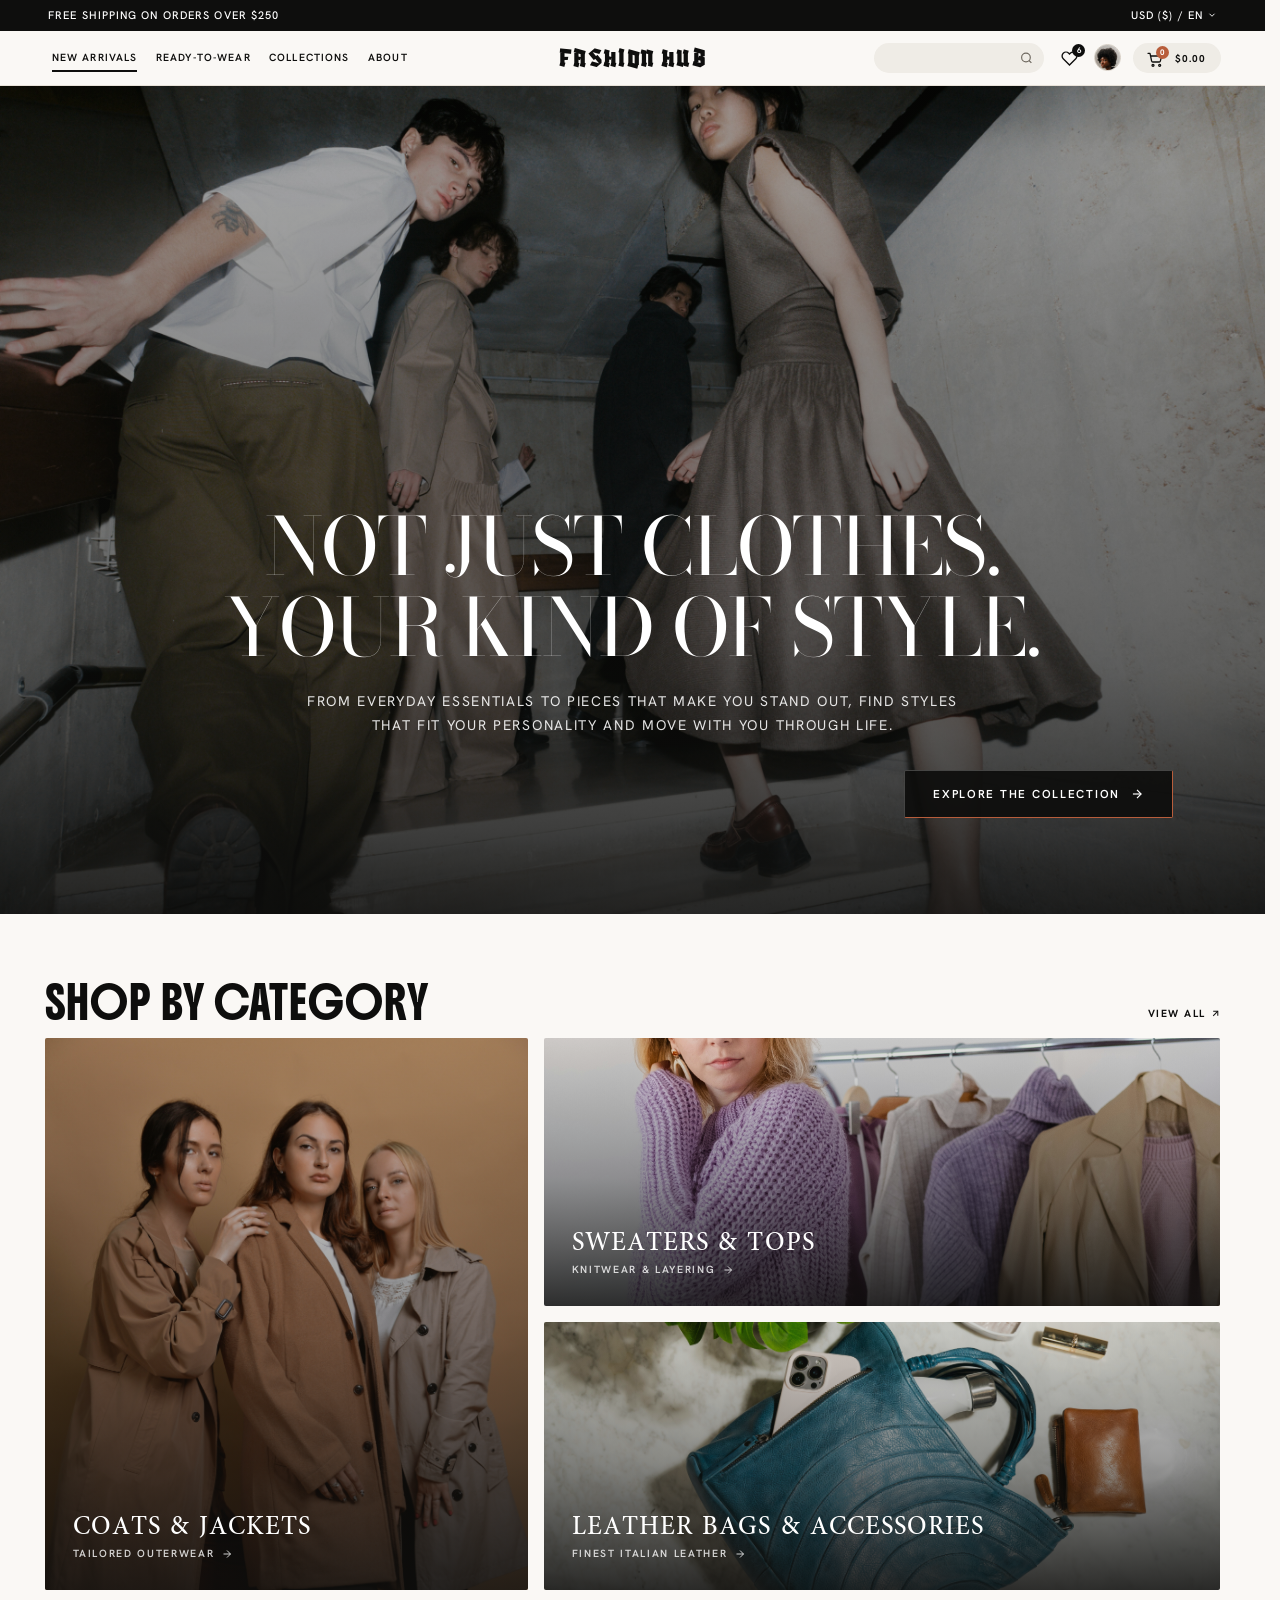
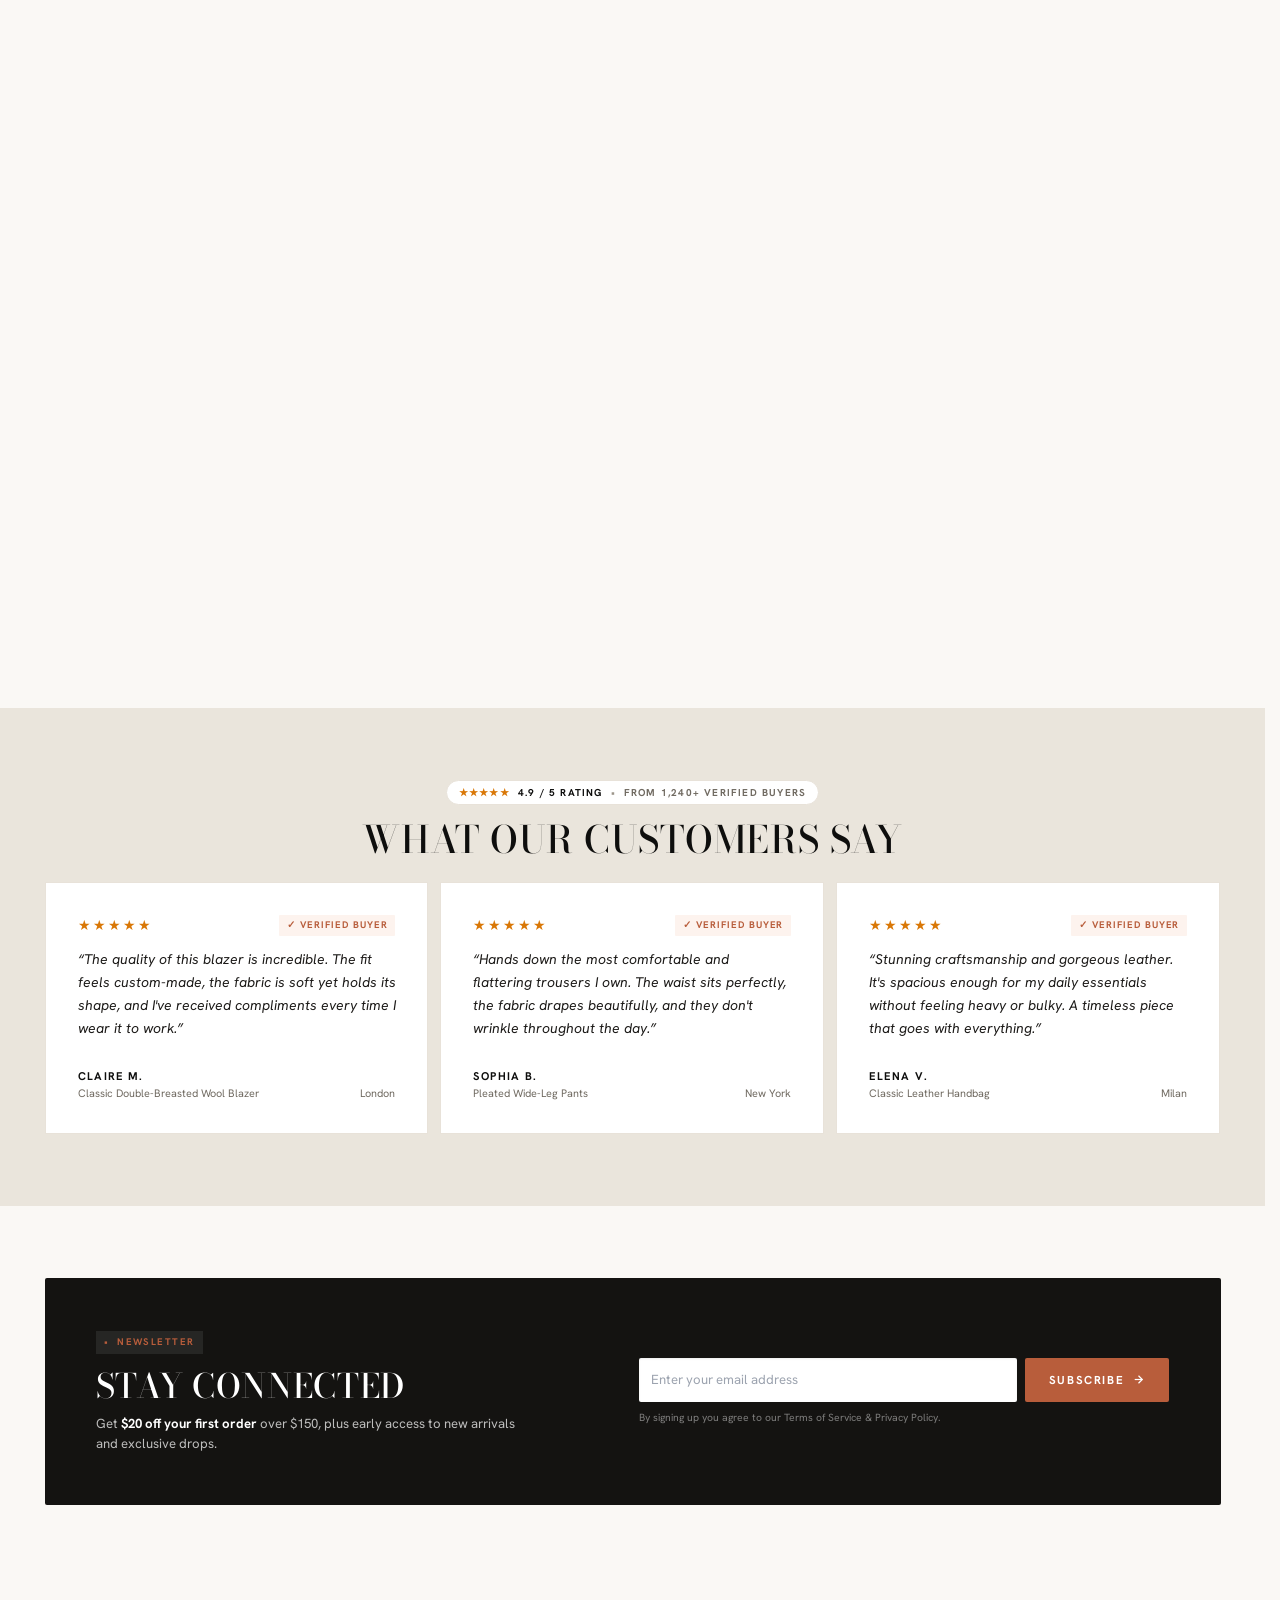
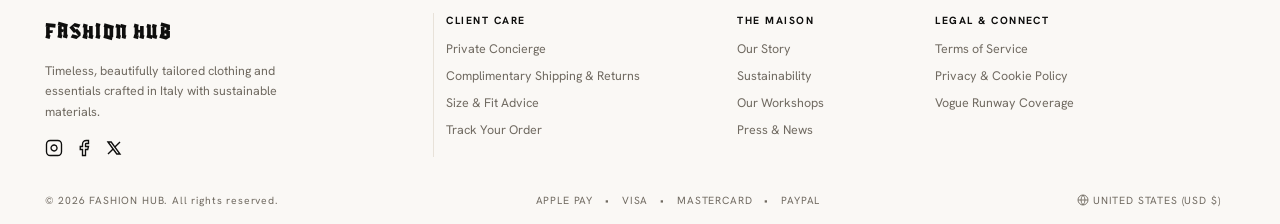
<file: index.html>
<!doctype html>
<html lang="en">
<head>
  <meta charset="utf-8">
  <meta name="viewport" content="width=device-width, initial-scale=1">
  <title>FASHION HUB — Minimalist Luxury Fashion</title>

  <!-- Local Stylesheets (No CDN) -->
  <link rel="stylesheet" href="./css/bootstrap.min.css">
  <link rel="stylesheet" href="./css/tailwind.min.css">
  <link rel="stylesheet" href="./css/style.css">

  <!-- Local Scripts (No CDN) -->
  <script src="./js/alpine.min.js" defer></script>
  <script type="module" src="./js/bootstrap.bundle.min.js"></script>
  <script src="./js/main.js" defer></script>
</head>
<body x-data="{ searchQuery: '', newsletterEmail: '', newsletterSubscribed: false }">

  <!-- Top Announcement Bar -->
  <div class="top-announcement">
    <div class="fashion-container d-flex justify-content-between align-items-center">
      <span>FREE SHIPPING ON ORDERS OVER $250</span>
      <span class="d-flex align-items-center gap-1" style="cursor: pointer;">
        USD ($) / EN
        <svg width="10" height="10" viewBox="0 0 24 24" fill="none" stroke="currentColor" stroke-width="2.2"><polyline points="6 9 12 15 18 9"/></svg>
      </span>
    </div>
  </div>

  <!-- Sticky Navigation Header -->
  <header id="siteHeader" class="site-header">
    <div class="fashion-container header-grid py-3">
      <!-- Left Nav Links -->
      <div class="d-flex align-items-center">
        <nav class="d-none lg:d-flex align-items-center gap-1">
          <a href="#featured-showcase" class="nav-link-custom active">NEW ARRIVALS</a>
          <a href="./product.html" class="nav-link-custom">READY-TO-WEAR</a>
          <a href="#shop-by-category" class="nav-link-custom">COLLECTIONS</a>
          <a href="#testimonials" class="nav-link-custom">ABOUT</a>
        </nav>

        <!-- Mobile Menu Button -->
        <button class="d-flex lg:d-none btn btn-sm p-1 border-0 bg-transparent" type="button" data-bs-toggle="drawer" data-bs-target="#mobileNavDrawer" aria-label="Menu">
          <svg width="22" height="22" viewBox="0 0 24 24" fill="none" stroke="currentColor" stroke-width="2"><line x1="3" y1="6" x2="21" y2="6"/><line x1="3" y1="12" x2="21" y2="12"/><line x1="3" y1="18" x2="21" y2="18"/></svg>
        </button>
      </div>

      <!-- Center Brand Logo (Mathematically Centered) -->
      <a href="./index.html" class="font-logo text-decoration-none text-center" style="font-size: clamp(1.35rem, 2.2vw, 1.75rem); color: var(--color-noir); line-height: 1;">
        FASHION HUB
      </a>

      <!-- Right Actions -->
      <div class="d-flex align-items-center justify-content-end gap-3">
        <div class="position-relative d-none md:d-block">
          <input type="text" x-model="searchQuery" class="header-search-box" placeholder="" aria-label="Search">
          <svg class="position-absolute" style="right: 11px; top: 50%; transform: translateY(-50%); color: var(--color-muted); pointer-events: none;" width="13" height="13" viewBox="0 0 24 24" fill="none" stroke="currentColor" stroke-width="2.2"><circle cx="11" cy="11" r="8"/><line x1="21" y1="21" x2="16.65" y2="16.65"/></svg>
        </div>

        <a href="./dashboard.html#saved-items" class="text-decoration-none position-relative d-inline-flex align-items-center justify-content-center" style="width: 26px; height: 26px; color: var(--color-noir);" title="Favorites">
          <svg style="transform: translateY(1px);" width="17" height="17" viewBox="0 0 24 24" fill="none" stroke="currentColor" stroke-width="1.9"><path d="M20.84 4.61a5.5 5.5 0 0 0-7.78 0L12 5.67l-1.06-1.06a5.5 5.5 0 0 0-7.78 7.78l1.06 1.06L12 21.23l7.78-7.78 1.06-1.06a5.5 5.5 0 0 0 0-7.78z"/></svg>
          <span class="wishlist-badge position-absolute align-items-center justify-content-center rounded-circle" style="top: -1px; right: -3px; width: 13px; height: 13px; background-color: var(--color-noir); color: #FFFFFF; font-size: 0.5rem; font-weight: 700; display: inline-flex; line-height: 1;">6</span>
        </a>

        <a href="./dashboard.html" class="d-inline-block rounded-circle overflow-hidden flex-shrink-0" style="width: 27px; height: 27px; border: 1px solid var(--color-border-dark);" title="Profile Dashboard">
          <img src="./assets/Dashboard images/good-faces-xmSWVeGEnJw-unsplash.jpg" alt="Profile" class="w-100 h-100 object-cover" style="object-position: center 20%;">
        </a>

        <a href="./product.html" class="header-cart-pill" title="View Bag &amp; Balance">
          <span class="cart-icon-wrap">
            <svg class="cart-icon-svg" width="16" height="16" viewBox="0 0 24 24" fill="none" stroke="currentColor" stroke-width="1.9" stroke-linecap="round" stroke-linejoin="round"><circle cx="9" cy="20" r="1.5"/><circle cx="19" cy="20" r="1.5"/><path d="M1.5 2h3l2.4 11.5a1.8 1.8 0 0 0 1.8 1.5h9.5a1.8 1.8 0 0 0 1.8-1.4L22 6H5.2"/></svg>
            <span class="cart-badge position-absolute align-items-center justify-content-center rounded-circle" style="top: -2px; right: -4px; width: 13px; height: 13px; background-color: var(--color-terracotta); color: #FFFFFF; font-size: 0.5rem; font-weight: 700; display: inline-flex; line-height: 1;">0</span>
          </span>
          <span class="cart-label-text cart-total-display">$0.00</span>
        </a>
      </div>
    </div>
  </header>

  <!-- Mobile Drawer (Bootstrap 6) -->
  <div class="drawer drawer-start" tabindex="-1" id="mobileNavDrawer" aria-labelledby="mobileNavLabel">
    <div class="drawer-header border-bottom">
      <h5 class="drawer-title font-logo mb-0" id="mobileNavLabel">FASHION HUB</h5>
      <button type="button" class="btn-close" data-bs-dismiss="drawer" aria-label="Close"></button>
    </div>
    <div class="drawer-body d-flex flex-column gap-3 pt-4">
      <a href="#featured-showcase" class="nav-link-custom" data-bs-dismiss="drawer">NEW ARRIVALS</a>
      <a href="./product.html" class="nav-link-custom">READY-TO-WEAR</a>
      <a href="#shop-by-category" class="nav-link-custom" data-bs-dismiss="drawer">COLLECTIONS</a>
      <a href="#testimonials" class="nav-link-custom" data-bs-dismiss="drawer">ABOUT</a>
      <hr>
      <a href="./signin.html" class="nav-link-custom">SIGN IN</a>
      <a href="./create-account.html" class="nav-link-custom">CREATE ACCOUNT</a>
      <a href="./dashboard.html" class="nav-link-custom">PROFILE DASHBOARD</a>
    </div>
  </div>

  <!-- Hero Section -->
  <section class="hero-wrapper" style="padding-bottom: 4.5rem;">
    <img src="./assets/Landing page images/Hero section img.jpg" alt="Editorial Fashion Campaign" class="hero-bg-img">
    <div class="hero-overlay"></div>
    <div class="fashion-container w-100">
      <div class="hero-content">
        <h1 class="hero-title">
          NOT JUST CLOTHES.<br>
          YOUR KIND OF STYLE.
        </h1>
        <div class="hero-sub-block">
          <p class="hero-subtitle">
            FROM EVERYDAY ESSENTIALS TO PIECES THAT MAKE YOU STAND OUT, FIND STYLES THAT FIT YOUR PERSONALITY AND MOVE WITH YOU THROUGH LIFE.
          </p>
          <div class="hero-cta-row">
            <a href="#featured-showcase" class="btn-hero text-decoration-none">
              EXPLORE THE COLLECTION
              <svg width="14" height="14" viewBox="0 0 24 24" fill="none" stroke="currentColor" stroke-width="2"><line x1="5" y1="12" x2="19" y2="12"/><polyline points="12 5 19 12 12 19"/></svg>
            </a>
          </div>
        </div>
      </div>
    </div>
  </section>

  <!-- Shop by Category -->
  <section id="shop-by-category" class="py-5 reveal-trigger" style="padding-top: 4.5rem !important; padding-bottom: 3.5rem !important;">
    <div class="fashion-container">
      <div class="d-flex justify-content-between align-items-end mb-4">
        <h2 class="font-display mb-0" style="font-size: clamp(1.35rem, 2.4vw, 1.85rem); color: var(--color-noir);">SHOP BY CATEGORY</h2>
        <a href="#featured-showcase" class="text-decoration-none d-inline-flex align-items-center gap-1" style="font-size: 0.65rem; font-weight: 700; letter-spacing: 0.14em; color: var(--color-noir); text-transform: uppercase;">
          VIEW ALL
          <svg width="11" height="11" viewBox="0 0 24 24" fill="none" stroke="currentColor" stroke-width="2.2"><line x1="7" y1="17" x2="17" y2="7"/><polyline points="7 7 17 7 17 17"/></svg>
        </a>
      </div>

      <div class="category-bento-grid">
        <!-- Left Tall Card: Coats & Jackets -->
        <a href="./product.html" class="category-card category-bento-tall text-decoration-none">
          <img src="./assets/Landing page images/julee-juu-vqZ-1ya53xk-unsplash.jpg" alt="Coats and Jackets" style="object-position: center 20%;">
          <div class="category-card-overlay">
            <div class="category-card-title">COATS &amp; JACKETS</div>
            <span class="category-card-link">
              TAILORED OUTERWEAR
              <svg width="12" height="12" viewBox="0 0 24 24" fill="none" stroke="currentColor" stroke-width="2"><line x1="5" y1="12" x2="19" y2="12"/><polyline points="12 5 19 12 12 19"/></svg>
            </span>
          </div>
        </a>

        <!-- Top Right Card: Sweaters & Tops -->
        <a href="#featured-showcase" class="category-card category-bento-wide text-decoration-none">
          <img src="./assets/Landing page images/ihor-rapita-qGhM1O34emU-unsplash.jpg" alt="Sweaters and Tops" style="object-position: center 45%;">
          <div class="category-card-overlay">
            <div class="category-card-title">SWEATERS &amp; TOPS</div>
            <span class="category-card-link">
              KNITWEAR &amp; LAYERING
              <svg width="12" height="12" viewBox="0 0 24 24" fill="none" stroke="currentColor" stroke-width="2"><line x1="5" y1="12" x2="19" y2="12"/><polyline points="12 5 19 12 12 19"/></svg>
            </span>
          </div>
        </a>

        <!-- Bottom Right Card: Leather Bags & Accessories -->
        <a href="#featured-showcase" class="category-card category-bento-wide text-decoration-none">
          <img src="./assets/Landing page images/latico-leathers-FQsX5RW7084-unsplash.jpg" alt="Leather Bags and Accessories" style="object-position: center 48%;">
          <div class="category-card-overlay">
            <div class="category-card-title">LEATHER BAGS &amp; ACCESSORIES</div>
            <span class="category-card-link">
              FINEST ITALIAN LEATHER
              <svg width="12" height="12" viewBox="0 0 24 24" fill="none" stroke="currentColor" stroke-width="2"><line x1="5" y1="12" x2="19" y2="12"/><polyline points="12 5 19 12 12 19"/></svg>
            </span>
          </div>
        </a>
      </div>
    </div>
  </section>

  <!-- FUTURED SHOWCASE -->
  <section id="featured-showcase" class="py-5 reveal-trigger" style="padding-bottom: 4.5rem !important;">
    <div class="fashion-container">
      <div class="mb-4">
        <h2 class="font-display mb-0" style="font-size: clamp(1.35rem, 2.4vw, 1.85rem); color: var(--color-noir);">FUTURED SHOWCASE</h2>
      </div>

      <div class="row g-3">
        <!-- Card 1: Classic Double-Breasted Blazer -->
        <div class="col-12 sm:col-6 lg:col-3">
          <article class="showcase-card h-100" data-title="Classic Double-Breasted Blazer" data-price="480">
            <div class="showcase-img-wrap">
              <a href="./product.html" class="d-block w-100 h-100">
                <img src="./assets/Landing page images/logan-weaver-lgnwvr-G5RSe8i_Id8-unsplash.jpg" alt="Classic Double-Breasted Blazer">
              </a>
              <span class="badge-custom badge-bestseller position-absolute" style="top: 10px; left: 10px;">BESTSELLER</span>
              <button type="button" class="btn-wishlist position-absolute" style="top: 10px; right: 10px;" aria-label="Save Classic Double-Breasted Blazer">
                <svg width="14" height="14" viewBox="0 0 24 24" fill="none" stroke="currentColor" stroke-width="1.8"><path d="M20.84 4.61a5.5 5.5 0 0 0-7.78 0L12 5.67l-1.06-1.06a5.5 5.5 0 0 0-7.78 7.78l1.06 1.06L12 21.23l7.78-7.78 1.06-1.06a5.5 5.5 0 0 0 0-7.78z"/></svg>
              </button>
              <div class="size-dropup-panel">
                <div class="d-flex justify-content-between align-items-center mb-2" style="font-size: 0.6rem; letter-spacing: 0.12em; font-weight: 700; color: var(--color-muted);">
                  <span>SELECT SIZE</span>
                  <span>FIT: TAILORED</span>
                </div>
                <div class="d-flex justify-content-between gap-1">
                  <button type="button" class="size-pill-btn flex-grow-1" data-size="XS">XS</button>
                  <button type="button" class="size-pill-btn flex-grow-1" data-size="S">S</button>
                  <button type="button" class="size-pill-btn flex-grow-1 is-selected" data-size="M">M</button>
                  <button type="button" class="size-pill-btn flex-grow-1" data-size="L">L</button>
                  <button type="button" class="size-pill-btn flex-grow-1" data-size="XL">XL</button>
                </div>
              </div>
            </div>
            <div class="p-3 d-flex flex-column flex-grow-1 justify-content-between">
              <div>
                <div class="d-flex justify-content-between align-items-center mb-1" style="font-size: 0.625rem; letter-spacing: 0.12em; color: var(--color-muted); font-weight: 600;">
                  <span>WOOL SUIT</span>
                  <span style="color: var(--color-noir); font-weight: 700;">$480.00</span>
                </div>
                <a href="./product.html" class="text-decoration-none d-block mb-2" style="font-size: 0.85rem; font-weight: 600; color: var(--color-noir);">Classic Double-Breasted Blazer</a>
                <div class="d-flex align-items-center gap-2 mb-3">
                  <span class="swatch-circle" style="background-color: #161615;"></span>
                  <span class="swatch-circle" style="background-color: #3D4E6D;"></span>
                  <span class="swatch-circle" style="background-color: #E7E1D7;"></span>
                  <span class="swatch-circle" style="background-color: #1A3A5A;"></span>
                </div>
              </div>
              <button type="button" class="btn-quick-add">+ QUICK ADD</button>
            </div>
          </article>
        </div>

        <!-- Card 2: Pleated Wide-Leg Pants -->
        <div class="col-12 sm:col-6 lg:col-3">
          <article class="showcase-card h-100" data-title="Pleated Wide-Leg Pants" data-price="320">
            <div class="showcase-img-wrap">
              <a href="./product.html" class="d-block w-100 h-100">
                <img src="./assets/Landing page images/ramo-roso-9E7s5oyDmxg-unsplash.jpg" alt="Pleated Wide-Leg Pants" style="object-position: center top;">
              </a>
              <span class="badge-custom badge-newdrop position-absolute" style="top: 10px; left: 10px;">NEW DROP</span>
              <button type="button" class="btn-wishlist position-absolute" style="top: 10px; right: 10px;" aria-label="Save Pleated Wide-Leg Pants">
                <svg width="14" height="14" viewBox="0 0 24 24" fill="none" stroke="currentColor" stroke-width="1.8"><path d="M20.84 4.61a5.5 5.5 0 0 0-7.78 0L12 5.67l-1.06-1.06a5.5 5.5 0 0 0-7.78 7.78l1.06 1.06L12 21.23l7.78-7.78 1.06-1.06a5.5 5.5 0 0 0 0-7.78z"/></svg>
              </button>
              <div class="size-dropup-panel">
                <div class="d-flex justify-content-between align-items-center mb-2" style="font-size: 0.6rem; letter-spacing: 0.12em; font-weight: 700; color: var(--color-muted);">
                  <span>SELECT SIZE</span>
                  <span>FIT: RELAXED</span>
                </div>
                <div class="d-flex justify-content-between gap-1">
                  <button type="button" class="size-pill-btn flex-grow-1" data-size="XS">XS</button>
                  <button type="button" class="size-pill-btn flex-grow-1" data-size="S">S</button>
                  <button type="button" class="size-pill-btn flex-grow-1 is-selected" data-size="M">M</button>
                  <button type="button" class="size-pill-btn flex-grow-1" data-size="L">L</button>
                  <button type="button" class="size-pill-btn flex-grow-1" data-size="XL">XL</button>
                </div>
              </div>
            </div>
            <div class="p-3 d-flex flex-column flex-grow-1 justify-content-between">
              <div>
                <div class="d-flex justify-content-between align-items-center mb-1" style="font-size: 0.625rem; letter-spacing: 0.12em; color: var(--color-muted); font-weight: 600;">
                  <span>WIDE-LEG PANTS</span>
                  <span style="color: var(--color-noir); font-weight: 700;">$320.00</span>
                </div>
                <a href="./product.html" class="text-decoration-none d-block mb-2" style="font-size: 0.85rem; font-weight: 600; color: var(--color-noir);">Pleated Wide-Leg Pants</a>
                <div class="d-flex align-items-center gap-2 mb-3">
                  <span class="swatch-circle" style="background-color: #161615;"></span>
                  <span class="swatch-circle" style="background-color: #6B7280;"></span>
                  <span class="swatch-circle" style="background-color: #E7E1D7;"></span>
                </div>
              </div>
              <button type="button" class="btn-quick-add">+ QUICK ADD</button>
            </div>
          </article>
        </div>

        <!-- Card 3: Oversized Cashmere Turtleneck -->
        <div class="col-12 sm:col-6 lg:col-3">
          <article class="showcase-card h-100" data-title="Oversized Cashmere Turtleneck" data-price="290">
            <div class="showcase-img-wrap">
              <a href="./product.html" class="d-block w-100 h-100">
                <img src="./assets/Landing page images/valna-studio-mU88MlEFcoU-unsplash.jpg" alt="Oversized Cashmere Turtleneck">
              </a>
              <span class="badge-custom badge-soldout position-absolute" style="top: 10px; left: 10px;">ALMOST SOLD OUT</span>
              <button type="button" class="btn-wishlist position-absolute" style="top: 10px; right: 10px;" aria-label="Save Oversized Cashmere Turtleneck">
                <svg width="14" height="14" viewBox="0 0 24 24" fill="none" stroke="currentColor" stroke-width="1.8"><path d="M20.84 4.61a5.5 5.5 0 0 0-7.78 0L12 5.67l-1.06-1.06a5.5 5.5 0 0 0-7.78 7.78l1.06 1.06L12 21.23l7.78-7.78 1.06-1.06a5.5 5.5 0 0 0 0-7.78z"/></svg>
              </button>
              <div class="size-dropup-panel">
                <div class="d-flex justify-content-between align-items-center mb-2" style="font-size: 0.6rem; letter-spacing: 0.12em; font-weight: 700; color: var(--color-muted);">
                  <span>SELECT SIZE</span>
                  <span>FIT: OVERSIZED</span>
                </div>
                <div class="d-flex justify-content-between gap-1">
                  <button type="button" class="size-pill-btn flex-grow-1" data-size="XS">XS</button>
                  <button type="button" class="size-pill-btn flex-grow-1" data-size="S">S</button>
                  <button type="button" class="size-pill-btn flex-grow-1 is-selected" data-size="M">M</button>
                  <button type="button" class="size-pill-btn flex-grow-1" data-size="L">L</button>
                  <button type="button" class="size-pill-btn flex-grow-1" data-size="XL">XL</button>
                </div>
              </div>
            </div>
            <div class="p-3 d-flex flex-column flex-grow-1 justify-content-between">
              <div>
                <div class="d-flex justify-content-between align-items-center mb-1" style="font-size: 0.625rem; letter-spacing: 0.12em; color: var(--color-muted); font-weight: 600;">
                  <span>CASHMERE SWEATER</span>
                  <span style="color: var(--color-noir); font-weight: 700;">$290.00</span>
                </div>
                <a href="./product.html" class="text-decoration-none d-block mb-2" style="font-size: 0.85rem; font-weight: 600; color: var(--color-noir);">Oversized Cashmere Turtleneck</a>
                <div class="d-flex align-items-center gap-2 mb-3">
                  <span class="swatch-circle" style="background-color: #DCD6CE;"></span>
                  <span class="swatch-circle" style="background-color: #161615;"></span>
                  <span class="swatch-circle" style="background-color: #2E6F40;"></span>
                  <span class="swatch-circle" style="background-color: #6B2D8B;"></span>
                </div>
              </div>
              <button type="button" class="btn-quick-add">+ QUICK ADD</button>
            </div>
          </article>
        </div>

        <!-- Card 4: Classic Leather Handbag -->
        <div class="col-12 sm:col-6 lg:col-3">
          <article class="showcase-card h-100" data-title="Classic Leather Handbag" data-price="620">
            <div class="showcase-img-wrap">
              <a href="./product.html" class="d-block w-100 h-100">
                <img src="./assets/Landing page images/ugluk-potroshitel-XwjrPFW7xw0-unsplash.jpg" alt="Classic Leather Handbag">
              </a>
              <span class="badge-custom badge-icon position-absolute" style="top: 10px; left: 10px;">ICON</span>
              <button type="button" class="btn-wishlist position-absolute" style="top: 10px; right: 10px;" aria-label="Save Classic Leather Handbag">
                <svg width="14" height="14" viewBox="0 0 24 24" fill="none" stroke="currentColor" stroke-width="1.8"><path d="M20.84 4.61a5.5 5.5 0 0 0-7.78 0L12 5.67l-1.06-1.06a5.5 5.5 0 0 0-7.78 7.78l1.06 1.06L12 21.23l7.78-7.78 1.06-1.06a5.5 5.5 0 0 0 0-7.78z"/></svg>
              </button>
              <div class="size-dropup-panel">
                <div class="d-flex justify-content-between align-items-center mb-2" style="font-size: 0.6rem; letter-spacing: 0.12em; font-weight: 700; color: var(--color-muted);">
                  <span>SELECT SIZE</span>
                  <span>ITALIAN CALF</span>
                </div>
                <div class="d-flex justify-content-between gap-1">
                  <button type="button" class="size-pill-btn flex-grow-1" data-size="XS">XS</button>
                  <button type="button" class="size-pill-btn flex-grow-1" data-size="S">S</button>
                  <button type="button" class="size-pill-btn flex-grow-1 is-selected" data-size="M">M</button>
                  <button type="button" class="size-pill-btn flex-grow-1" data-size="L">L</button>
                  <button type="button" class="size-pill-btn flex-grow-1" data-size="XL">XL</button>
                </div>
              </div>
            </div>
            <div class="p-3 d-flex flex-column flex-grow-1 justify-content-between">
              <div>
                <div class="d-flex justify-content-between align-items-center mb-1" style="font-size: 0.625rem; letter-spacing: 0.12em; color: var(--color-muted); font-weight: 600;">
                  <span>LEATHER BAG</span>
                  <span style="color: var(--color-noir); font-weight: 700;">$620.00</span>
                </div>
                <a href="./product.html" class="text-decoration-none d-block mb-2" style="font-size: 0.85rem; font-weight: 600; color: var(--color-noir);">Classic Leather Handbag</a>
                <div class="d-flex align-items-center gap-2 mb-3">
                  <span class="swatch-circle" style="background-color: #8B4513;"></span>
                  <span class="swatch-circle" style="background-color: #D2B48C;"></span>
                  <span class="swatch-circle" style="background-color: #E7E1D7;"></span>
                  <span class="swatch-circle" style="background-color: #161615;"></span>
                </div>
              </div>
              <button type="button" class="btn-quick-add">+ QUICK ADD</button>
            </div>
          </article>
        </div>
      </div>
    </div>
  </section>

  <!-- What Our Customers Say -->
  <section id="testimonials" class="py-5 reveal-trigger" style="background-color: #EAE5DC; padding-top: 4.5rem !important; padding-bottom: 4.5rem !important;">
    <div class="fashion-container">
      <div class="text-center mb-5">
        <div class="d-inline-flex align-items-center gap-2 px-3 py-1 rounded-pill bg-white border mb-3" style="font-size: 0.625rem; font-weight: 700; letter-spacing: 0.12em; border-color: var(--color-border) !important;">
          <span style="color: #D97706;">★★★★★</span>
          <span>4.9 / 5 RATING</span>
          <span style="color: var(--color-subtle);">•</span>
          <span style="color: var(--color-muted);">FROM 1,240+ VERIFIED BUYERS</span>
        </div>
        <h2 class="font-editorial mb-0" style="font-size: clamp(1.75rem, 3vw, 2.35rem); letter-spacing: 0.02em;">WHAT OUR CUSTOMERS SAY</h2>
      </div>

      <div class="row g-4">
        <div class="col-12 md:col-4">
          <div class="testimonial-card">
            <div>
              <div class="d-flex justify-content-between align-items-center mb-3">
                <span style="color: #D97706; font-size: 0.85rem; letter-spacing: 2px;">★★★★★</span>
                <span class="badge-verified">✓ VERIFIED BUYER</span>
              </div>
              <p class="mb-4 fst-italic" style="font-size: 0.875rem; line-height: 1.65; color: var(--color-noir-soft);">
                “The quality of this blazer is incredible. The fit feels custom-made, the fabric is soft yet holds its shape, and I've received compliments every time I wear it to work.”
              </p>
            </div>
            <div class="d-flex justify-content-between align-items-end pt-3 border-top" style="border-color: var(--color-border) !important;">
              <div>
                <div style="font-size: 0.7rem; font-weight: 700; letter-spacing: 0.12em;">CLAIRE M.</div>
                <div style="font-size: 0.68rem; color: var(--color-muted);">Classic Double-Breasted Wool Blazer</div>
              </div>
              <span style="font-size: 0.68rem; color: var(--color-muted);">London</span>
            </div>
          </div>
        </div>

        <div class="col-12 md:col-4">
          <div class="testimonial-card">
            <div>
              <div class="d-flex justify-content-between align-items-center mb-3">
                <span style="color: #D97706; font-size: 0.85rem; letter-spacing: 2px;">★★★★★</span>
                <span class="badge-verified">✓ VERIFIED BUYER</span>
              </div>
              <p class="mb-4 fst-italic" style="font-size: 0.875rem; line-height: 1.65; color: var(--color-noir-soft);">
                “Hands down the most comfortable and flattering trousers I own. The waist sits perfectly, the fabric drapes beautifully, and they don't wrinkle throughout the day.”
              </p>
            </div>
            <div class="d-flex justify-content-between align-items-end pt-3 border-top" style="border-color: var(--color-border) !important;">
              <div>
                <div style="font-size: 0.7rem; font-weight: 700; letter-spacing: 0.12em;">SOPHIA B.</div>
                <div style="font-size: 0.68rem; color: var(--color-muted);">Pleated Wide-Leg Pants</div>
              </div>
              <span style="font-size: 0.68rem; color: var(--color-muted);">New York</span>
            </div>
          </div>
        </div>

        <div class="col-12 md:col-4">
          <div class="testimonial-card">
            <div>
              <div class="d-flex justify-content-between align-items-center mb-3">
                <span style="color: #D97706; font-size: 0.85rem; letter-spacing: 2px;">★★★★★</span>
                <span class="badge-verified">✓ VERIFIED BUYER</span>
              </div>
              <p class="mb-4 fst-italic" style="font-size: 0.875rem; line-height: 1.65; color: var(--color-noir-soft);">
                “Stunning craftsmanship and gorgeous leather. It's spacious enough for my daily essentials without feeling heavy or bulky. A timeless piece that goes with everything.”
              </p>
            </div>
            <div class="d-flex justify-content-between align-items-end pt-3 border-top" style="border-color: var(--color-border) !important;">
              <div>
                <div style="font-size: 0.7rem; font-weight: 700; letter-spacing: 0.12em;">ELENA V.</div>
                <div style="font-size: 0.68rem; color: var(--color-muted);">Classic Leather Handbag</div>
              </div>
              <span style="font-size: 0.68rem; color: var(--color-muted);">Milan</span>
            </div>
          </div>
        </div>
      </div>
    </div>
  </section>

  <!-- Newsletter Section -->
  <section class="py-5 reveal-trigger" style="padding-top: 4.5rem !important; padding-bottom: 5.5rem !important;">
    <div class="fashion-container">
      <div class="newsletter-banner">
        <div class="row align-items-center g-4">
          <div class="col-12 lg:col-6">
            <div class="d-inline-flex align-items-center gap-2 px-2 py-1 mb-3" style="background-color: rgba(255,255,255,0.08); font-size: 0.6rem; font-weight: 700; letter-spacing: 0.15em; color: var(--color-terracotta);">
              <span>•</span> NEWSLETTER
            </div>
            <h3 class="font-editorial text-white mb-2" style="font-size: clamp(1.6rem, 2.8vw, 2.1rem); letter-spacing: 0.02em;">STAY CONNECTED</h3>
            <p class="mb-0" style="font-size: 0.825rem; color: rgba(255, 255, 255, 0.72); max-width: 440px;">
              Get <strong class="text-white">$20 off your first order</strong> over $150, plus early access to new arrivals and exclusive drops.
            </p>
          </div>
          <div class="col-12 lg:col-6">
            <form @submit.prevent="if(newsletterEmail.trim()){ newsletterSubscribed = true; window.FashionHub.showToast('Welcome to FASHION HUB. Your $20 code is on the way.'); newsletterEmail = ''; }" class="d-flex flex-column gap-2">
              <div class="d-flex flex-column sm:flex-row gap-2">
                <input type="email" required x-model="newsletterEmail" placeholder="Enter your email address" class="form-control border-0 rounded-1 px-3 py-2" style="background-color: #FFFFFF; color: var(--color-noir); font-size: 0.825rem; height: 44px;">
                <button type="submit" class="btn-terracotta rounded-1 d-inline-flex align-items-center justify-content-center gap-2 text-nowrap" style="height: 44px;">
                  SUBSCRIBE
                  <svg width="13" height="13" viewBox="0 0 24 24" fill="none" stroke="currentColor" stroke-width="2.2"><line x1="5" y1="12" x2="19" y2="12"/><polyline points="12 5 19 12 12 19"/></svg>
                </button>
              </div>
              <div style="font-size: 0.65rem; color: rgba(255, 255, 255, 0.45);">
                By signing up you agree to our Terms of Service &amp; Privacy Policy.
              </div>
            </form>
          </div>
        </div>
      </div>
    </div>
  </section>

  <!-- Footer -->
  <footer class="pt-5 pb-4 border-top" style="border-color: var(--color-border) !important; background-color: var(--color-canvas);">
    <div class="fashion-container">
      <div class="row g-4 pb-5">
        <div class="col-12 lg:col-4 footer-brand-col lg:pe-4">
          <a href="./index.html" class="font-logo text-decoration-none d-inline-block mb-3" style="font-size: 1.5rem; color: var(--color-noir);">FASHION HUB</a>
          <p class="mb-4" style="font-size: 0.78rem; color: var(--color-muted); max-width: 260px; line-height: 1.65;">
            Timeless, beautifully tailored clothing and essentials crafted in Italy with sustainable materials.
          </p>
          <div class="d-flex align-items-center gap-3">
            <a href="#" style="color: var(--color-noir);" aria-label="Instagram">
              <svg width="18" height="18" viewBox="0 0 24 24" fill="none" stroke="currentColor" stroke-width="1.8"><rect x="2" y="2" width="20" height="20" rx="5" ry="5"/><path d="M16 11.37A4 4 0 1 1 12.63 8 4 4 0 0 1 16 11.37z"/><line x1="17.5" y1="6.5" x2="17.51" y2="6.5"/></svg>
            </a>
            <a href="#" style="color: var(--color-noir);" aria-label="Facebook">
              <svg width="18" height="18" viewBox="0 0 24 24" fill="none" stroke="currentColor" stroke-width="1.8"><path d="M18 2h-3a5 5 0 0 0-5 5v3H7v4h3v8h4v-8h3l1-4h-4V7a1 1 0 0 1 1-1h3z"/></svg>
            </a>
            <a href="#" style="color: var(--color-noir);" aria-label="X">
              <svg width="18" height="18" viewBox="0 0 24 24" fill="none" stroke="currentColor" stroke-width="1.8"><path d="M4 4l11.733 16h4.267l-11.733 -16z"/><path d="M4 20l6.768 -6.768m2.46 -2.46l6.772 -6.772"/></svg>
            </a>
          </div>
        </div>

        <div class="col-6 md:col-4 lg:col-3 lg:ps-4">
          <div class="mb-3" style="font-size: 0.65rem; font-weight: 700; letter-spacing: 0.14em; color: var(--color-noir);">CLIENT CARE</div>
          <ul class="list-unstyled d-flex flex-column gap-2 mb-0" style="font-size: 0.78rem; color: var(--color-muted);">
            <li><a href="#" class="text-decoration-none text-reset">Private Concierge</a></li>
            <li><a href="#" class="text-decoration-none text-reset">Complimentary Shipping &amp; Returns</a></li>
            <li><a href="./product.html" class="text-decoration-none text-reset">Size &amp; Fit Advice</a></li>
            <li><a href="./dashboard.html" class="text-decoration-none text-reset">Track Your Order</a></li>
          </ul>
        </div>

        <div class="col-6 md:col-4 lg:col-2">
          <div class="mb-3" style="font-size: 0.65rem; font-weight: 700; letter-spacing: 0.14em; color: var(--color-noir);">THE MAISON</div>
          <ul class="list-unstyled d-flex flex-column gap-2 mb-0" style="font-size: 0.78rem; color: var(--color-muted);">
            <li><a href="#" class="text-decoration-none text-reset">Our Story</a></li>
            <li><a href="#" class="text-decoration-none text-reset">Sustainability</a></li>
            <li><a href="#" class="text-decoration-none text-reset">Our Workshops</a></li>
            <li><a href="#" class="text-decoration-none text-reset">Press &amp; News</a></li>
          </ul>
        </div>

        <div class="col-12 md:col-4 lg:col-3">
          <div class="mb-3" style="font-size: 0.65rem; font-weight: 700; letter-spacing: 0.14em; color: var(--color-noir);">LEGAL &amp; CONNECT</div>
          <ul class="list-unstyled d-flex flex-column gap-2 mb-0" style="font-size: 0.78rem; color: var(--color-muted);">
            <li><a href="#" class="text-decoration-none text-reset">Terms of Service</a></li>
            <li><a href="#" class="text-decoration-none text-reset">Privacy &amp; Cookie Policy</a></li>
            <li><a href="#" class="text-decoration-none text-reset">Vogue Runway Coverage</a></li>
          </ul>
        </div>
      </div>

      <div class="d-flex flex-column md:flex-row justify-content-between align-items-center gap-3 pt-4 border-top" style="border-color: var(--color-border) !important; font-size: 0.65rem; color: var(--color-muted); letter-spacing: 0.08em;">
        <div>© 2026 FASHION HUB. All rights reserved.</div>
        <div class="d-flex align-items-center gap-3">
          <span>APPLE PAY</span><span>•</span><span>VISA</span><span>•</span><span>MASTERCARD</span><span>•</span><span>PAYPAL</span>
        </div>
        <div class="d-flex align-items-center gap-1">
          <svg width="12" height="12" viewBox="0 0 24 24" fill="none" stroke="currentColor" stroke-width="1.8"><circle cx="12" cy="12" r="10"/><line x1="2" y1="12" x2="22" y2="12"/><path d="M12 2a15.3 15.3 0 0 1 4 10 15.3 15.3 0 0 1-4 10 15.3 15.3 0 0 1-4-10 15.3 15.3 0 0 1 4-10z"/></svg>
          <span>UNITED STATES (USD $)</span>
        </div>
      </div>
    </div>
  </footer>

</body>
</html>
</file>
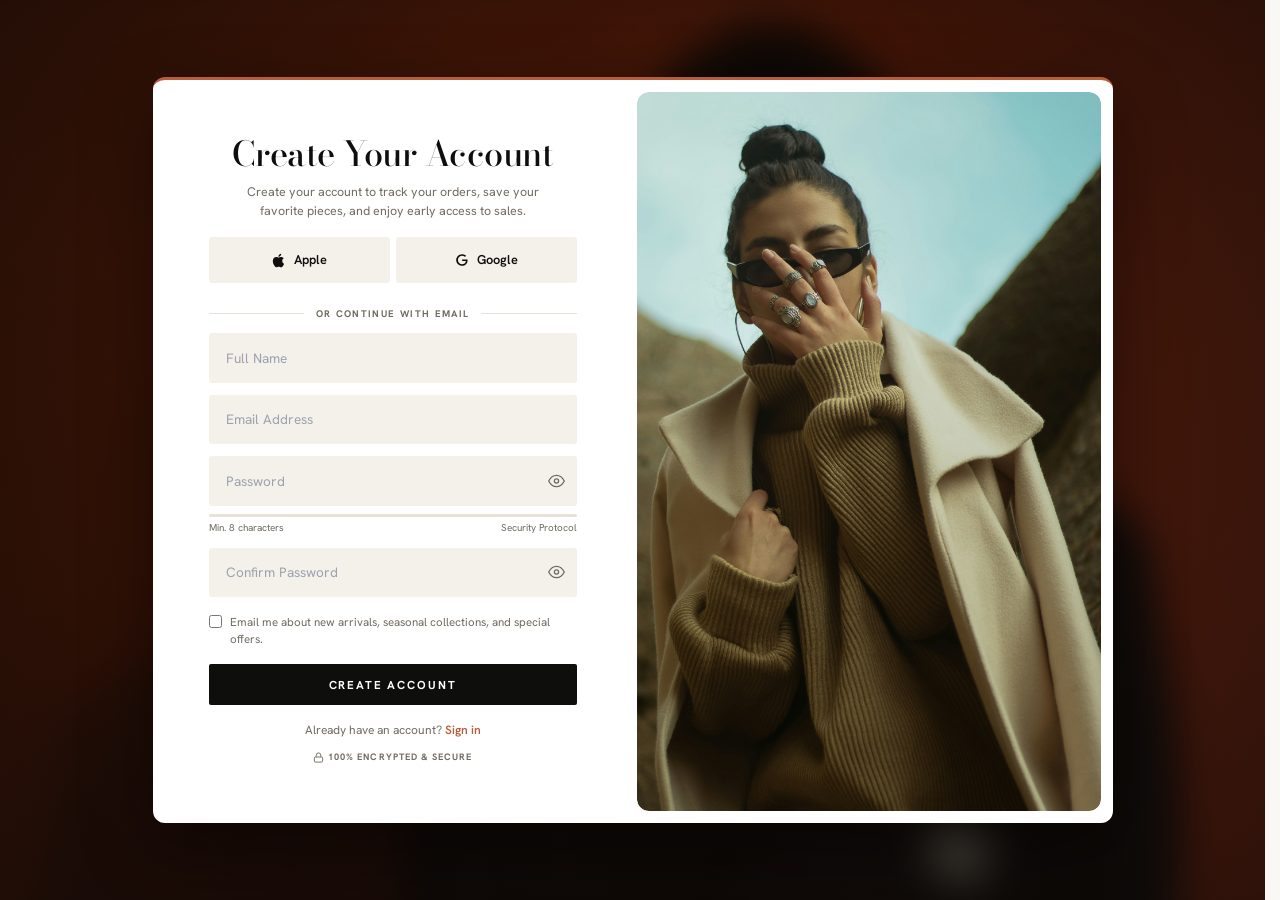
<file: create-account.html>
<!doctype html>
<html lang="en">
<head>
  <meta charset="utf-8">
  <meta name="viewport" content="width=device-width, initial-scale=1">
  <title>Create Your Account — FASHION HUB</title>

  <!-- Local Stylesheets (No CDN) -->
  <link rel="stylesheet" href="./css/bootstrap.min.css">
  <link rel="stylesheet" href="./css/tailwind.min.css">
  <link rel="stylesheet" href="./css/style.css">

  <!-- Local Scripts (No CDN) -->
  <script src="./js/alpine.min.js" defer></script>
  <script type="module" src="./js/bootstrap.bundle.min.js"></script>
  <script src="./js/main.js" defer></script>
</head>
<body class="auth-page-bg" x-data="{ fullName: '', email: '', password: '', confirmPassword: '', marketingOptIn: false }">

  <!-- Blurred Editorial Overlay Background -->
  <img src="./assets/Create account images/Blury overlay image/nicolas-ladino-silva-etgBglCmpg8-unsplash.jpg" alt="" class="auth-bg-img">
  <div class="auth-bg-overlay"></div>

  <main class="auth-modal-card" style="max-width: 960px; border-radius: 12px; border-top: 3px solid var(--color-terracotta);">
    <div class="row g-0">
      <!-- Left: Form Column -->
      <div class="col-12 lg:col-6 d-flex flex-column justify-content-center" style="padding: clamp(2.25rem, 4.5vw, 3.35rem) clamp(1.75rem, 4.5vw, 3.5rem);">
        <div class="text-center mb-4">
          <h1 class="font-editorial mb-2" style="font-size: clamp(1.75rem, 2.8vw, 2.15rem); color: var(--color-noir);">Create Your Account</h1>
          <p class="mb-0 mx-auto" style="font-size: 0.78rem; color: var(--color-muted); max-width: 320px; line-height: 1.55;">
            Create your account to track your orders, save your favorite pieces, and enjoy early access to sales.
          </p>
        </div>

        <!-- Social Auth Buttons -->
        <div class="row g-2 mb-3">
          <div class="col-6">
            <button type="button" @click="window.FashionHub.showToast('Continuing with Apple...')" class="btn-social-auth">
              <svg width="15" height="15" viewBox="0 0 24 24" fill="currentColor"><path d="M16.365 1.43c0 1.14-.493 2.27-1.177 3.08-.744.9-1.99 1.57-2.987 1.57-.12 0-.23-.02-.3-.03-.01-.06-.04-.22-.04-.39 0-1.15.572-2.27 1.206-2.98.804-.94 2.142-1.64 3.248-1.68.03.13.05.28.05.43zm4.565 15.71c-.03.07-.463 1.58-1.518 3.12-.945 1.34-1.94 2.71-3.43 2.71-1.517 0-1.9-.88-3.63-.88-1.698 0-2.302.91-3.67.91-1.377 0-2.332-1.26-3.428-2.8-1.287-1.82-2.323-4.63-2.323-7.28 0-4.28 2.797-6.55 5.552-6.55 1.448 0 2.675.95 3.6.95.865 0 2.222-1.01 3.902-1.01.613 0 2.886.06 4.374 2.19-.13.09-2.383 1.37-2.383 4.19 0 3.26 2.854 4.42 2.955 4.45z"/></svg>
              <span>Apple</span>
            </button>
          </div>
          <div class="col-6">
            <button type="button" @click="window.FashionHub.showToast('Continuing with Google...')" class="btn-social-auth">
              <svg width="14" height="14" viewBox="0 0 24 24" fill="currentColor"><path d="M21.35 11.1h-9.17v2.73h6.51c-.33 3.81-3.5 5.44-6.5 5.44C8.36 19.27 5 16.25 5 12c0-4.1 3.2-7.27 7.2-7.27 3.09 0 4.9 1.97 4.9 1.97L19 4.72S16.56 2 12.1 2C6.42 2 2.03 6.8 2.03 12c0 5.05 4.13 10 10.22 10 5.35 0 9.25-3.67 9.25-9.09 0-1.15-.15-1.81-.15-1.81z"/></svg>
              <span>Google</span>
            </button>
          </div>
        </div>

        <div class="d-flex align-items-center gap-3 my-3">
          <hr class="flex-grow-1 m-0" style="border-color: var(--color-border);">
          <span style="font-size: 0.6rem; font-weight: 700; letter-spacing: 0.14em; color: var(--color-muted);">OR CONTINUE WITH EMAIL</span>
          <hr class="flex-grow-1 m-0" style="border-color: var(--color-border);">
        </div>

        <form @submit.prevent="if(password.length < 8){ window.FashionHub.showToast('Password must be at least 8 characters.'); } else if(password !== confirmPassword){ window.FashionHub.showToast('Passwords do not match.'); } else { window.FashionHub.showToast('Account created! Redirecting to dashboard...'); setTimeout(() => window.location.href='./dashboard.html', 900); }" class="d-flex flex-column gap-3">
          <div>
            <input type="text" required x-model="fullName" class="auth-input" placeholder="Full Name">
          </div>

          <div>
            <input type="email" required x-model="email" class="auth-input" placeholder="Email Address">
          </div>

          <div>
            <div class="position-relative">
              <input type="password" id="createPassword" required minlength="8" x-model="password" class="auth-input pe-5" placeholder="Password">
              <button type="button" class="password-toggle-btn position-absolute border-0 bg-transparent p-0" data-target="createPassword" style="right: 12px; top: 50%; transform: translateY(-50%); color: var(--color-muted);" aria-label="Toggle Password Visibility">
                <svg width="17" height="17" viewBox="0 0 24 24" fill="none" stroke="currentColor" stroke-width="1.8"><path d="M1 12s4-8 11-8 11 8 11 8-4 8-11 8-11-8-11-8z"/><circle cx="12" cy="12" r="3"/></svg>
              </button>
            </div>
            <div class="mt-2" style="height: 3px; background-color: #E8E2D9; border-radius: 2px; overflow: hidden;">
              <div :style="`width: ${Math.min(100, password.length * 12.5)}%; height: 100%; background-color: ${password.length >= 8 ? '#16A34A' : '#B85D3B'}; transition: width 0.25s ease;`"></div>
            </div>
            <div class="d-flex justify-content-between mt-1" style="font-size: 0.62rem; color: var(--color-muted);">
              <span>Min. 8 characters</span>
              <span>Security Protocol</span>
            </div>
          </div>

          <div class="position-relative">
            <input type="password" id="confirmPassword" required x-model="confirmPassword" class="auth-input pe-5" placeholder="Confirm Password">
            <button type="button" class="password-toggle-btn position-absolute border-0 bg-transparent p-0" data-target="confirmPassword" style="right: 12px; top: 50%; transform: translateY(-50%); color: var(--color-muted);" aria-label="Toggle Confirm Password Visibility">
              <svg width="17" height="17" viewBox="0 0 24 24" fill="none" stroke="currentColor" stroke-width="1.8"><path d="M1 12s4-8 11-8 11 8 11 8-4 8-11 8-11-8-11-8z"/><circle cx="12" cy="12" r="3"/></svg>
            </button>
          </div>

          <label class="d-flex align-items-start gap-2 my-1" style="font-size: 0.72rem; color: var(--color-muted); cursor: pointer;">
            <input type="checkbox" x-model="marketingOptIn" class="form-check-input mt-0.5 flex-shrink-0" style="accent-color: var(--color-noir);">
            <span>Email me about new arrivals, seasonal collections, and special offers.</span>
          </label>

          <button type="submit" class="w-100 border-0 rounded-1 py-3" style="background-color: var(--color-noir); color: #FFFFFF; font-size: 0.72rem; font-weight: 700; letter-spacing: 0.16em;">
            CREATE ACCOUNT
          </button>
        </form>

        <div class="text-center mt-4">
          <div class="mb-2" style="font-size: 0.75rem; color: var(--color-muted);">
            Already have an account? <a href="./signin.html" style="color: var(--color-terracotta); font-weight: 600;">Sign in</a>
          </div>
          <div class="d-inline-flex align-items-center gap-1" style="font-size: 0.58rem; font-weight: 700; letter-spacing: 0.12em; color: var(--color-muted);">
            <svg width="11" height="11" viewBox="0 0 24 24" fill="none" stroke="currentColor" stroke-width="2"><rect x="3" y="11" width="18" height="11" rx="2" ry="2"/><path d="M7 11V7a5 5 0 0 1 10 0v4"/></svg>
            <span>100% ENCRYPTED &amp; SECURE</span>
          </div>
        </div>
      </div>

      <!-- Right: Editorial Portrait Image -->
      <div class="col-12 lg:col-6 d-none lg:d-flex flex-column" style="padding: 12px 12px 12px 4px;">
        <div class="position-relative w-100 flex-grow-1 overflow-hidden" style="min-height: 620px; border-radius: 12px;">
          <img src="./assets/Create account images/mohamadreza-khashay-ziubUDopHmc-unsplash (1).jpg" alt="FASHION HUB Editorial Portrait" style="position: absolute; inset: 0; width: 100%; height: 100%; object-fit: cover; object-position: center center; border-radius: 12px; display: block;">
        </div>
      </div>
    </div>
  </main>

</body>
</html>
</file>
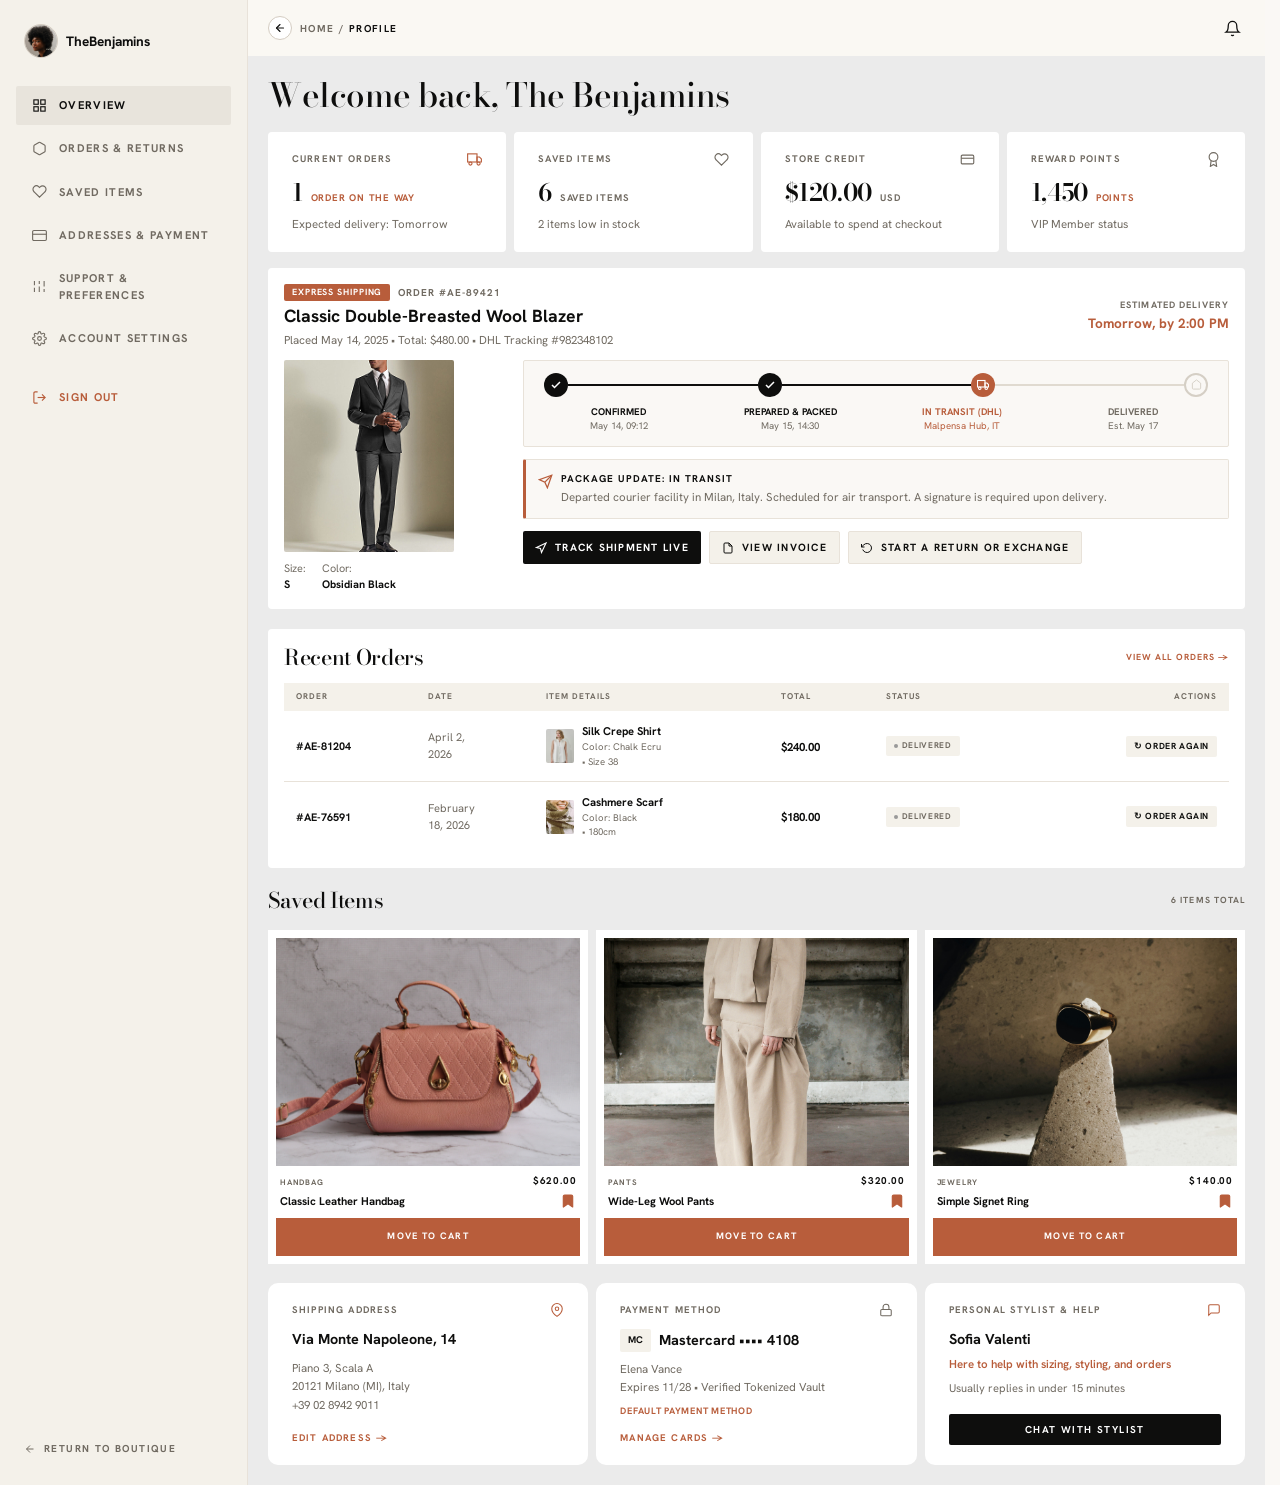
<file: dashboard.html>
<!doctype html>
<html lang="en">
<head>
  <meta charset="utf-8">
  <meta name="viewport" content="width=device-width, initial-scale=1">
  <title>Account Dashboard — FASHION HUB</title>

  <!-- Local Stylesheets (No CDN) -->
  <link rel="stylesheet" href="./css/bootstrap.min.css">
  <link rel="stylesheet" href="./css/tailwind.min.css">
  <link rel="stylesheet" href="./css/style.css">

  <!-- Local Scripts (No CDN) -->
  <script src="./js/alpine.min.js" defer></script>
  <script type="module" src="./js/bootstrap.bundle.min.js"></script>
  <script src="./js/main.js" defer></script>
</head>
<body x-data="{ activeTab: 'overview' }">

  <div class="dashboard-shell">
    <!-- Left Sidebar -->
    <aside class="dashboard-sidebar">
      <div>
        <!-- User Profile Header -->
        <div class="d-flex align-items-center gap-2 px-2 pb-4 mb-3 border-bottom" style="border-color: var(--color-border) !important;">
          <img src="./assets/Dashboard images/good-faces-xmSWVeGEnJw-unsplash.jpg" alt="TheBenjamins" class="rounded-circle object-cover flex-shrink-0" style="width: 34px; height: 34px; border: 1px solid var(--color-border-dark); object-position: center 20%;">
          <span style="font-size: 0.85rem; font-weight: 700; color: var(--color-noir);">TheBenjamins</span>
        </div>

        <!-- Sidebar Navigation -->
        <nav class="d-flex flex-column gap-1">
          <a href="#" @click.prevent="activeTab = 'overview'" class="profile-sidebar-item" :class="{ 'active': activeTab === 'overview' }">
            <svg width="15" height="15" viewBox="0 0 24 24" fill="none" stroke="currentColor" stroke-width="1.8"><rect x="3" y="3" width="7" height="7"/><rect x="14" y="3" width="7" height="7"/><rect x="14" y="14" width="7" height="7"/><rect x="3" y="14" width="7" height="7"/></svg>
            <span>OVERVIEW</span>
          </a>
          <a href="#recent-orders" @click="activeTab = 'orders'" class="profile-sidebar-item" :class="{ 'active': activeTab === 'orders' }">
            <svg width="15" height="15" viewBox="0 0 24 24" fill="none" stroke="currentColor" stroke-width="1.8"><path d="M21 16V8a2 2 0 0 0-1-1.73l-7-4a2 2 0 0 0-2 0l-7 4A2 2 0 0 0 3 8v8a2 2 0 0 0 1 1.73l7 4a2 2 0 0 0 2 0l7-4A2 2 0 0 0 21 16z"/></svg>
            <span>ORDERS &amp; RETURNS</span>
          </a>
          <a href="#saved-items" @click="activeTab = 'saved'" class="profile-sidebar-item" :class="{ 'active': activeTab === 'saved' }">
            <svg width="15" height="15" viewBox="0 0 24 24" fill="none" stroke="currentColor" stroke-width="1.8"><path d="M20.84 4.61a5.5 5.5 0 0 0-7.78 0L12 5.67l-1.06-1.06a5.5 5.5 0 0 0-7.78 7.78l1.06 1.06L12 21.23l7.78-7.78 1.06-1.06a5.5 5.5 0 0 0 0-7.78z"/></svg>
            <span>SAVED ITEMS</span>
          </a>
          <a href="#account-cards" @click="activeTab = 'addresses'" class="profile-sidebar-item" :class="{ 'active': activeTab === 'addresses' }">
            <svg width="15" height="15" viewBox="0 0 24 24" fill="none" stroke="currentColor" stroke-width="1.8"><rect x="1" y="4" width="22" height="16" rx="2" ry="2"/><line x1="1" y1="10" x2="23" y2="10"/></svg>
            <span>ADDRESSES &amp; PAYMENT</span>
          </a>
          <a href="#account-cards" @click="activeTab = 'support'" class="profile-sidebar-item" :class="{ 'active': activeTab === 'support' }">
            <svg width="15" height="15" viewBox="0 0 24 24" fill="none" stroke="currentColor" stroke-width="1.8"><line x1="4" y1="21" x2="4" y2="14"/><line x1="4" y1="10" x2="4" y2="3"/><line x1="12" y1="21" x2="12" y2="12"/><line x1="12" y1="8" x2="12" y2="3"/><line x1="20" y1="21" x2="20" y2="16"/><line x1="20" y1="12" x2="20" y2="3"/></svg>
            <span>SUPPORT &amp; PREFERENCES</span>
          </a>
          <a href="#" @click.prevent="activeTab = 'settings'; window.FashionHub.showToast('Account settings are up to date.');" class="profile-sidebar-item" :class="{ 'active': activeTab === 'settings' }">
            <svg width="15" height="15" viewBox="0 0 24 24" fill="none" stroke="currentColor" stroke-width="1.8"><circle cx="12" cy="12" r="3"/><path d="M19.4 15a1.65 1.65 0 0 0 .33 1.82l.06.06a2 2 0 0 1 0 2.83 2 2 0 0 1-2.83 0l-.06-.06a1.65 1.65 0 0 0-1.82-.33 1.65 1.65 0 0 0-1 1.51V21a2 2 0 0 1-2 2 2 2 0 0 1-2-2v-.09A1.65 1.65 0 0 0 9 19.4a1.65 1.65 0 0 0-1.82.33l-.06.06a2 2 0 0 1-2.83 0 2 2 0 0 1 0-2.83l.06-.06a1.65 1.65 0 0 0 .33-1.82 1.65 1.65 0 0 0-1.51-1H3a2 2 0 0 1-2-2 2 2 0 0 1 2-2h.09A1.65 1.65 0 0 0 4.6 9a1.65 1.65 0 0 0-.33-1.82l-.06-.06a2 2 0 0 1 0-2.83 2 2 0 0 1 2.83 0l.06.06a1.65 1.65 0 0 0 1.82.33H9a1.65 1.65 0 0 0 1-1.51V3a2 2 0 0 1 2-2 2 2 0 0 1 2 2v.09a1.65 1.65 0 0 0 1 1.51 1.65 1.65 0 0 0 1.82-.33l.06-.06a2 2 0 0 1 2.83 0 2 2 0 0 1 0 2.83l-.06.06a1.65 1.65 0 0 0-.33 1.82V9a1.65 1.65 0 0 0 1.51 1H21a2 2 0 0 1 2 2 2 2 0 0 1-2 2h-.09a1.65 1.65 0 0 0-1.51 1z"/></svg>
            <span>ACCOUNT SETTINGS</span>
          </a>

          <a href="./signin.html" class="profile-sidebar-item mt-4" style="color: var(--color-terracotta);">
            <svg width="15" height="15" viewBox="0 0 24 24" fill="none" stroke="currentColor" stroke-width="1.8"><path d="M9 21H5a2 2 0 0 1-2-2V5a2 2 0 0 1 2-2h4"/><polyline points="16 17 21 12 16 7"/><line x1="21" y1="12" x2="9" y2="12"/></svg>
            <span>SIGN OUT</span>
          </a>
        </nav>
      </div>

      <div class="pt-4 mt-4 border-top" style="border-color: var(--color-border) !important;">
        <a href="./index.html" class="d-inline-flex align-items-center gap-2 text-decoration-none px-2" style="font-size: 0.625rem; font-weight: 700; letter-spacing: 0.14em; color: var(--color-muted);">
          <svg width="12" height="12" viewBox="0 0 24 24" fill="none" stroke="currentColor" stroke-width="2"><line x1="19" y1="12" x2="5" y2="12"/><polyline points="12 19 5 12 12 5"/></svg>
          <span>RETURN TO BOUTIQUE</span>
        </a>
      </div>
    </aside>

    <!-- Main Dashboard Content -->
    <main class="flex-grow-1" style="background-color: #EBEBEB; min-width: 0;">
      <!-- Top Breadcrumb Bar -->
      <div class="d-flex justify-content-between align-items-center px-4 lg:px-5 py-3" style="background-color: #FAF8F3;">
        <div class="d-inline-flex align-items-center gap-2" style="font-size: 0.625rem; font-weight: 700; letter-spacing: 0.14em; color: var(--color-muted);">
          <a href="./index.html" class="d-inline-flex align-items-center justify-content-center text-decoration-none flex-shrink-0" style="width: 24px; height: 24px; border: 1px solid var(--color-border-dark); border-radius: 50%; background-color: #FFFFFF; color: var(--color-noir); transition: all 0.2s ease;" title="Back to Home" aria-label="Back to Home">
            <svg width="12" height="12" viewBox="0 0 24 24" fill="none" stroke="currentColor" stroke-width="2.2" stroke-linecap="round" stroke-linejoin="round"><line x1="19" y1="12" x2="5" y2="12"/><polyline points="12 19 5 12 12 5"/></svg>
          </a>
          <span><a href="./index.html" class="text-decoration-none text-reset">HOME</a> / <span style="color: var(--color-noir);">PROFILE</span></span>
        </div>
        <button type="button" @click="window.FashionHub.showToast('1 package in transit: Expected tomorrow by 2:00 PM.')" class="btn btn-sm p-1 border-0 bg-transparent" style="color: var(--color-noir);" aria-label="Notifications">
          <svg width="17" height="17" viewBox="0 0 24 24" fill="none" stroke="currentColor" stroke-width="1.8"><path d="M18 8A6 6 0 0 0 6 8c0 7-3 9-3 9h18s-3-2-3-9"/><path d="M13.73 21a2 2 0 0 1-3.46 0"/></svg>
        </button>
      </div>

      <div class="p-4 lg:p-5">
        <h1 class="font-editorial mb-4" style="font-size: clamp(1.65rem, 2.6vw, 2.15rem); color: var(--color-noir);">Welcome back, The Benjamins</h1>

        <!-- 4 KPI Cards -->
        <div class="row g-3 mb-4 reveal-trigger">
          <div class="col-12 sm:col-6 lg:col-3">
            <div class="metric-card h-100">
              <div class="d-flex justify-content-between align-items-center mb-2" style="font-size: 0.6rem; font-weight: 700; letter-spacing: 0.12em; color: var(--color-muted);">
                <span>CURRENT ORDERS</span>
                <svg width="15" height="15" viewBox="0 0 24 24" fill="none" stroke="#B85D3B" stroke-width="1.8"><rect x="1" y="3" width="15" height="13"/><polygon points="16 8 20 8 23 11 23 16 16 16 16 8"/><circle cx="5.5" cy="18.5" r="2.5"/><circle cx="18.5" cy="18.5" r="2.5"/></svg>
              </div>
              <div class="d-flex align-items-baseline gap-2 mb-1">
                <span class="font-editorial" style="font-size: 1.5rem; font-weight: 600;">1</span>
                <span style="font-size: 0.6rem; font-weight: 700; letter-spacing: 0.08em; color: var(--color-terracotta);">ORDER ON THE WAY</span>
              </div>
              <div style="font-size: 0.72rem; color: var(--color-muted);">Expected delivery: Tomorrow</div>
            </div>
          </div>

          <div class="col-12 sm:col-6 lg:col-3">
            <div class="metric-card h-100">
              <div class="d-flex justify-content-between align-items-center mb-2" style="font-size: 0.6rem; font-weight: 700; letter-spacing: 0.12em; color: var(--color-muted);">
                <span>SAVED ITEMS</span>
                <svg width="15" height="15" viewBox="0 0 24 24" fill="none" stroke="currentColor" stroke-width="1.8"><path d="M20.84 4.61a5.5 5.5 0 0 0-7.78 0L12 5.67l-1.06-1.06a5.5 5.5 0 0 0-7.78 7.78l1.06 1.06L12 21.23l7.78-7.78 1.06-1.06a5.5 5.5 0 0 0 0-7.78z"/></svg>
              </div>
              <div class="d-flex align-items-baseline gap-2 mb-1">
                <span class="font-editorial" style="font-size: 1.5rem; font-weight: 600;">6</span>
                <span style="font-size: 0.6rem; font-weight: 700; letter-spacing: 0.08em; color: var(--color-muted);">SAVED ITEMS</span>
              </div>
              <div style="font-size: 0.72rem; color: var(--color-muted);">2 items low in stock</div>
            </div>
          </div>

          <div class="col-12 sm:col-6 lg:col-3">
            <div class="metric-card h-100">
              <div class="d-flex justify-content-between align-items-center mb-2" style="font-size: 0.6rem; font-weight: 700; letter-spacing: 0.12em; color: var(--color-muted);">
                <span>STORE CREDIT</span>
                <svg width="15" height="15" viewBox="0 0 24 24" fill="none" stroke="currentColor" stroke-width="1.8"><rect x="2" y="5" width="20" height="14" rx="2"/><line x1="2" y1="10" x2="22" y2="10"/></svg>
              </div>
              <div class="d-flex align-items-baseline gap-2 mb-1">
                <span class="font-editorial" style="font-size: 1.5rem; font-weight: 600;">$120.00</span>
                <span style="font-size: 0.6rem; font-weight: 700; letter-spacing: 0.08em; color: var(--color-muted);">USD</span>
              </div>
              <div style="font-size: 0.72rem; color: var(--color-muted);">Available to spend at checkout</div>
            </div>
          </div>

          <div class="col-12 sm:col-6 lg:col-3">
            <div class="metric-card h-100">
              <div class="d-flex justify-content-between align-items-center mb-2" style="font-size: 0.6rem; font-weight: 700; letter-spacing: 0.12em; color: var(--color-muted);">
                <span>REWARD POINTS</span>
                <svg width="15" height="15" viewBox="0 0 24 24" fill="none" stroke="currentColor" stroke-width="1.8"><circle cx="12" cy="8" r="7"/><polyline points="8.21 13.89 7 23 12 20 17 23 15.79 13.88"/></svg>
              </div>
              <div class="d-flex align-items-baseline gap-2 mb-1">
                <span class="font-editorial" style="font-size: 1.5rem; font-weight: 600;">1,450</span>
                <span style="font-size: 0.6rem; font-weight: 700; letter-spacing: 0.08em; color: var(--color-terracotta);">POINTS</span>
              </div>
              <div style="font-size: 0.72rem; color: var(--color-muted);">VIP Member status</div>
            </div>
          </div>
        </div>

        <!-- Active Shipment Card -->
        <section class="bg-white p-4 mb-5 reveal-trigger" style="border-radius: 4px;">
          <div class="d-flex flex-column md:flex-row justify-content-between align-items-start md:align-items-center gap-2 mb-3">
            <div>
              <div class="d-flex align-items-center gap-2 mb-1">
                <span class="px-2 py-0.5 rounded-1" style="background-color: var(--color-terracotta); color: #FFFFFF; font-size: 0.56rem; font-weight: 700; letter-spacing: 0.1em;">EXPRESS SHIPPING</span>
                <span style="font-size: 0.625rem; font-weight: 700; letter-spacing: 0.1em; color: var(--color-muted);">ORDER #AE-89421</span>
              </div>
              <h2 class="mb-1" style="font-size: 1.1rem; font-weight: 700; color: var(--color-noir);">Classic Double-Breasted Wool Blazer</h2>
              <div style="font-size: 0.72rem; color: var(--color-muted);">Placed May 14, 2025 • Total: $480.00 • DHL Tracking #982348102</div>
            </div>
            <div class="md:text-end">
              <div style="font-size: 0.58rem; font-weight: 700; letter-spacing: 0.12em; color: var(--color-muted);">ESTIMATED DELIVERY</div>
              <div style="font-size: 0.85rem; font-weight: 700; color: var(--color-terracotta);">Tomorrow, by 2:00 PM</div>
            </div>
          </div>

          <div class="row g-4 align-items-start">
            <!-- Thumbnail -->
            <div class="col-12 md:col-3">
              <div class="overflow-hidden mb-2" style="max-width: 170px; border-radius: 2px;">
                <img src="./assets/Dashboard images/image 1.jpg" alt="Classic Double-Breasted Wool Blazer" class="w-100 d-block">
              </div>
              <div class="d-flex gap-4" style="font-size: 0.68rem;">
                <div><span style="color: var(--color-muted);">Size:</span><br><strong>S</strong></div>
                <div><span style="color: var(--color-muted);">Color:</span><br><strong>Obsidian Black</strong></div>
              </div>
            </div>

            <!-- Timeline & Package Update -->
            <div class="col-12 md:col-9">
              <div class="p-3 rounded-1 mb-3" style="background-color: #FAF8F5; border: 1px solid var(--color-border);">
                <div class="d-flex align-items-center justify-content-between mb-2 px-2">
                  <div class="stepper-circle completed" title="Order Confirmed">
                    <svg width="12" height="12" viewBox="0 0 24 24" fill="none" stroke="currentColor" stroke-width="3"><polyline points="20 6 9 17 4 12"/></svg>
                  </div>
                  <div class="stepper-line"></div>
                  <div class="stepper-circle completed" title="Prepared &amp; Packed">
                    <svg width="12" height="12" viewBox="0 0 24 24" fill="none" stroke="currentColor" stroke-width="3"><polyline points="20 6 9 17 4 12"/></svg>
                  </div>
                  <div class="stepper-line"></div>
                  <div class="stepper-circle active" title="In Transit — On its way">
                    <svg width="12" height="12" viewBox="0 0 24 24" fill="none" stroke="currentColor" stroke-width="2.2"><rect x="1" y="3" width="15" height="13"/><polygon points="16 8 20 8 23 11 23 16 16 16 16 8"/><circle cx="5.5" cy="18.5" r="2.5"/><circle cx="18.5" cy="18.5" r="2.5"/></svg>
                  </div>
                  <div class="stepper-line pending"></div>
                  <div class="stepper-circle pending" title="Delivered">
                    <svg width="11" height="11" viewBox="0 0 24 24" fill="none" stroke="currentColor" stroke-width="2"><path d="M3 9l9-7 9 7v11a2 2 0 0 1-2 2H5a2 2 0 0 1-2-2z"/></svg>
                  </div>
                </div>
                <div class="row text-center g-2" style="font-size: 0.6rem;">
                  <div class="col-3">
                    <div style="font-weight: 700;">CONFIRMED</div>
                    <div style="color: var(--color-muted);">May 14, 09:12</div>
                  </div>
                  <div class="col-3">
                    <div style="font-weight: 700;">PREPARED &amp; PACKED</div>
                    <div style="color: var(--color-muted);">May 15, 14:30</div>
                  </div>
                  <div class="col-3">
                    <div style="font-weight: 700; color: var(--color-terracotta);">IN TRANSIT (DHL)</div>
                    <div style="color: var(--color-terracotta);">Malpensa Hub, IT</div>
                  </div>
                  <div class="col-3">
                    <div style="font-weight: 700; color: var(--color-muted);">DELIVERED</div>
                    <div style="color: var(--color-muted);">Est. May 17</div>
                  </div>
                </div>
              </div>

              <div class="p-3 rounded-1 mb-3 d-flex align-items-start gap-2" style="background-color: #FAF8F5; border: 1px solid var(--color-border); border-left: 3px solid var(--color-terracotta); font-size: 0.72rem;">
                <svg class="flex-shrink-0 mt-0.5" width="15" height="15" viewBox="0 0 24 24" fill="none" stroke="#B85D3B" stroke-width="2"><path d="M22 2L11 13"/><polygon points="22 2 15 22 11 13 2 9 22 2"/></svg>
                <div>
                  <div style="font-size: 0.62rem; font-weight: 700; letter-spacing: 0.1em; margin-bottom: 2px;">PACKAGE UPDATE: IN TRANSIT</div>
                  <div style="color: var(--color-muted);">Departed courier facility in Milan, Italy. Scheduled for air transport. A signature is required upon delivery.</div>
                </div>
              </div>

              <div class="d-flex flex-wrap gap-2">
                <button type="button" @click="window.FashionHub.showToast('DHL #982348102 is in transit from Milan Hub — Expected tomorrow by 2:00 PM.')" class="border-0 rounded-1 px-3 py-2 d-inline-flex align-items-center gap-2" style="background-color: var(--color-noir); color: #FFFFFF; font-size: 0.65rem; font-weight: 700; letter-spacing: 0.12em;">
                  <svg width="12" height="12" viewBox="0 0 24 24" fill="none" stroke="currentColor" stroke-width="2.2"><polygon points="3 11 22 2 13 21 11 13 3 11"/></svg>
                  <span>TRACK SHIPMENT LIVE</span>
                </button>
                <button type="button" @click="window.FashionHub.showToast('Downloading invoice for Order #AE-89421...')" class="rounded-1 px-3 py-2 d-inline-flex align-items-center gap-2" style="background-color: #F4F1EA; border: 1px solid var(--color-border); color: var(--color-noir); font-size: 0.65rem; font-weight: 700; letter-spacing: 0.12em;">
                  <svg width="12" height="12" viewBox="0 0 24 24" fill="none" stroke="currentColor" stroke-width="2"><path d="M14 2H6a2 2 0 0 0-2 2v16a2 2 0 0 0 2 2h12a2 2 0 0 0 2-2V8z"/><polyline points="14 2 14 8 20 8"/></svg>
                  <span>VIEW INVOICE</span>
                </button>
                <button type="button" @click="window.FashionHub.showToast('Return / exchange portal ready for Order #AE-89421.')" class="rounded-1 px-3 py-2 d-inline-flex align-items-center gap-2" style="background-color: #F4F1EA; border: 1px solid var(--color-border); color: var(--color-noir); font-size: 0.65rem; font-weight: 700; letter-spacing: 0.12em;">
                  <svg width="12" height="12" viewBox="0 0 24 24" fill="none" stroke="currentColor" stroke-width="2"><polyline points="1 4 1 10 7 10"/><path d="M3.51 15a9 9 0 1 0 2.13-9.36L1 10"/></svg>
                  <span>START A RETURN OR EXCHANGE</span>
                </button>
              </div>
            </div>
          </div>
        </section>

        <!-- Recent Orders -->
        <section id="recent-orders" class="bg-white rounded-1 p-4 mb-5 reveal-trigger" style="border-radius: 4px;">
          <div class="d-flex justify-content-between align-items-center mb-3">
            <h2 class="font-editorial mb-0" style="font-size: 1.35rem; font-weight: 500;">Recent Orders</h2>
            <a href="#" @click.prevent="window.FashionHub.showToast('Showing all recent orders.')" class="text-decoration-none" style="font-size: 0.55rem; font-weight: 700; letter-spacing: 0.12em; color: var(--color-terracotta);">VIEW ALL ORDERS &rarr;</a>
          </div>
          <div class="table-responsive">
            <table class="table align-middle mb-0" style="font-size: 0.7rem; --bs-table-bg: transparent;">
              <thead style="background-color: #F4F1EA; font-size: 0.52rem; letter-spacing: 0.12em; color: var(--color-muted);">
                <tr>
                  <th class="py-2 px-3 border-0 fw-bold ">ORDER</th>
                  <th class="py-2 px-3 border-0 fw-bold ">DATE</th>
                  <th class="py-2 px-3 border-0 fw-bold ">ITEM DETAILS</th>
                  <th class="py-2 px-3 border-0 fw-bold ">TOTAL</th>
                  <th class="py-2 px-3 border-0 fw-bold ">STATUS</th>
                  <th class="py-2 px-3 border-0 fw-bold text-end">ACTIONS</th>
                </tr>
              </thead>
              <tbody>
                <tr style="border-bottom: 1px solid var(--color-border);">
                  <td class="py-3 px-3 fw-bold border-0" style="font-size: 0.68rem;">#AE-81204</td>
                  <td class="py-3 px-3 border-0" style="color: var(--color-muted); font-size: 0.7rem; line-height: 1.5;">April 2,<br>2026</td>
                  <td class="py-3 px-3 border-0">
                    <div class="d-flex align-items-center gap-2">
                      <img src="./assets/Dashboard images/manito-silk-g4nUezDE0Yg-unsplash.jpg" alt="Silk Crepe Shirt" class="object-cover flex-shrink-0" style="width: 28px; height: 34px; border-radius: 2px; object-fit: cover; object-position: center 35%;">
                      <div>
                        <div class="fw-bold" style="font-size: 0.7rem;">Silk Crepe Shirt</div>
                        <div style="font-size: 0.6rem; color: var(--color-muted); line-height: 1.5;">Color: Chalk Ecru<br>&bull; Size 38</div>
                      </div>
                    </div>
                  </td>
                  <td class="py-3 px-3 fw-bold border-0" style="font-size: 0.72rem;">$240.00</td>
                  <td class="py-3 px-3 border-0">
                    <span class="d-inline-flex align-items-center gap-1 px-2 py-1" style="background-color: #F4F1EA; border-radius: 2px; font-size: 0.52rem; font-weight: 700; letter-spacing: 0.08em; color: var(--color-muted);"><span style="width: 4px; height: 4px; border-radius: 50%; background: #999;"></span>DELIVERED</span>
                  </td>
                  <td class="py-3 px-3 text-end border-0">
                    <button type="button" @click="window.FashionHub.addToCart('Silk Crepe Shirt', 240, '38')" class="px-2 py-1 border-0" style="background-color: #F4F1EA; border-radius: 2px; font-size: 0.55rem; font-weight: 700; letter-spacing: 0.08em; white-space: nowrap;">&#8635; ORDER AGAIN</button>
                  </td>
                </tr>
                <tr style="">
                  <td class="py-3 px-3 fw-bold border-0" style="font-size: 0.68rem;">#AE-76591</td>
                  <td class="py-3 px-3 border-0" style="color: var(--color-muted); font-size: 0.7rem; line-height: 1.5;">February<br>18, 2026</td>
                  <td class="py-3 px-3 border-0">
                    <div class="d-flex align-items-center gap-2">
                      <img src="./assets/Dashboard images/simona-sergi-KYBzCBBGyvg-unsplash.jpg" alt="Cashmere Scarf" class="object-cover flex-shrink-0" style="width: 28px; height: 34px; border-radius: 2px; object-position: center;">
                      <div>
                        <div class="fw-bold" style="font-size: 0.7rem;">Cashmere Scarf</div>
                        <div style="font-size: 0.6rem; color: var(--color-muted); line-height: 1.5;">Color: Black<br>&bull; 180cm</div>
                      </div>
                    </div>
                  </td>
                  <td class="py-3 px-3 fw-bold border-0" style="font-size: 0.72rem;">$180.00</td>
                  <td class="py-3 px-3 border-0">
                    <span class="d-inline-flex align-items-center gap-1 px-2 py-1" style="background-color: #F4F1EA; border-radius: 2px; font-size: 0.52rem; font-weight: 700; letter-spacing: 0.08em; color: var(--color-muted);"><span style="width: 4px; height: 4px; border-radius: 50%; background: #999;"></span>DELIVERED</span>
                  </td>
                  <td class="py-3 px-3 text-end border-0">
                    <button type="button" @click="window.FashionHub.addToCart('Cashmere Scarf', 180, '180cm')" class="px-2 py-1 border-0" style="background-color: #F4F1EA; border-radius: 2px; font-size: 0.55rem; font-weight: 700; letter-spacing: 0.08em; white-space: nowrap;">&#8635; ORDER AGAIN</button>
                  </td>
                </tr>
              </tbody>
            </table>
          </div>
        </section>

        <!-- Saved Items -->
        <section id="saved-items" class="mb-5 reveal-trigger">
          <div class="d-flex justify-content-between align-items-center mb-4">
            <h2 class="font-editorial mb-0" style="font-size: 1.35rem; font-weight: 500; color: var(--color-noir);">Saved Items</h2>
            <span style="font-size: 0.55rem; font-weight: 700; letter-spacing: 0.12em; color: var(--color-muted);">6 ITEMS TOTAL</span>
          </div>
          <div class="row g-3">
            <div class="col-12 md:col-4">
              <div class="bg-white overflow-hidden h-100 d-flex flex-column" style="border-radius: 0; padding: 0.5rem;">
                <div style="position: relative; width: 100%; aspect-ratio: 4/3; background-color: #F2EFE9; border-radius: 0; overflow: hidden;">
                  <img src="./assets/Dashboard images/background-foto-pixell-design-wGTO-1EuXYY-unsplash.jpg" alt="Classic Leather Handbag" class="w-100 h-100 object-cover" style="position: absolute; inset: 0; width: 100%; height: 100%; object-fit: cover; object-position: center;">
                </div>
                <div class="pt-2 d-flex flex-column flex-grow-1 justify-content-between">
                  <div class="px-1">
                    <div class="d-flex justify-content-between align-items-center" style="font-size: 0.5rem; letter-spacing: 0.1em; color: var(--color-muted); font-weight: 700;">
                      <span>HANDBAG</span>
                      <span style="color: var(--color-noir); font-size: 0.62rem;">$620.00</span>
                    </div>
                    <div class="d-flex justify-content-between align-items-center mb-2 mt-1">
                      <span class="fw-bold" style="font-size: 0.7rem;">Classic Leather Handbag</span>
                      <button type="button" class="border-0 bg-transparent p-0 d-inline-flex" title="Saved" @click="window.FashionHub.showToast('Classic Leather Handbag is in your saved items.')"><svg width="16" height="16" viewBox="0 0 24 24" fill="#B85D3B" stroke="#B85D3B" stroke-width="1.8" stroke-linejoin="round" aria-label="Saved"><path d="M19 21l-7-5-7 5V5a2 2 0 0 1 2-2h10a2 2 0 0 1 2 2z"/></svg></button>
                    </div>
                  </div>
                  <button type="button" @click="window.FashionHub.addToCart('Classic Leather Handbag', 620, 'OS')" class="btn-terracotta w-100 py-2" style="font-size: 0.58rem; border-radius: 0;">MOVE TO CART</button>
                </div>
              </div>
            </div>
            <div class="col-12 md:col-4">
              <div class="bg-white overflow-hidden h-100 d-flex flex-column" style="border-radius: 0; padding: 0.5rem;">
                <div style="position: relative; width: 100%; aspect-ratio: 4/3; background-color: #F2EFE9; border-radius: 0; overflow: hidden;">
                  <img src="./assets/Dashboard images/morgane-leisser-M7Gzd66VrrU-unsplash.jpg" alt="Wide-Leg Wool Pants" class="w-100 h-100 object-cover" style="position: absolute; inset: 0; width: 100%; height: 100%; object-fit: cover; object-position: center 72%;">
                </div>
                <div class="pt-2 d-flex flex-column flex-grow-1 justify-content-between">
                  <div class="px-1">
                    <div class="d-flex justify-content-between align-items-center" style="font-size: 0.5rem; letter-spacing: 0.1em; color: var(--color-muted); font-weight: 700;">
                      <span>PANTS</span>
                      <span style="color: var(--color-noir); font-size: 0.62rem;">$320.00</span>
                    </div>
                    <div class="d-flex justify-content-between align-items-center mb-2 mt-1">
                      <span class="fw-bold" style="font-size: 0.7rem;">Wide-Leg Wool Pants</span>
                      <button type="button" class="border-0 bg-transparent p-0 d-inline-flex" title="Saved" @click="window.FashionHub.showToast('Wide-Leg Wool Pants is in your saved items.')"><svg width="16" height="16" viewBox="0 0 24 24" fill="#B85D3B" stroke="#B85D3B" stroke-width="1.8" stroke-linejoin="round" aria-label="Saved"><path d="M19 21l-7-5-7 5V5a2 2 0 0 1 2-2h10a2 2 0 0 1 2 2z"/></svg></button>
                    </div>
                  </div>
                  <button type="button" @click="window.FashionHub.addToCart('Wide-Leg Wool Pants', 320, 'M')" class="btn-terracotta w-100 py-2" style="font-size: 0.58rem; border-radius: 0;">MOVE TO CART</button>
                </div>
              </div>
            </div>
            <div class="col-12 md:col-4">
              <div class="bg-white overflow-hidden h-100 d-flex flex-column" style="border-radius: 0; padding: 0.5rem;">
                <div style="position: relative; width: 100%; aspect-ratio: 4/3; background-color: #F2EFE9; border-radius: 0; overflow: hidden;">
                  <img src="./assets/Dashboard images/jonathan-sanchez-O8--45EdINk-unsplash.jpg" alt="Simple Signet Ring" class="w-100 h-100 object-cover" style="position: absolute; inset: 0; width: 100%; height: 100%; object-fit: cover; object-position: center 50%;">
                </div>
                <div class="pt-2 d-flex flex-column flex-grow-1 justify-content-between">
                  <div class="px-1">
                    <div class="d-flex justify-content-between align-items-center" style="font-size: 0.5rem; letter-spacing: 0.1em; color: var(--color-muted); font-weight: 700;">
                      <span>JEWELRY</span>
                      <span style="color: var(--color-noir); font-size: 0.62rem;">$140.00</span>
                    </div>
                    <div class="d-flex justify-content-between align-items-center mb-2 mt-1">
                      <span class="fw-bold" style="font-size: 0.7rem;">Simple Signet Ring</span>
                      <button type="button" class="border-0 bg-transparent p-0 d-inline-flex" title="Saved" @click="window.FashionHub.showToast('Simple Signet Ring is in your saved items.')"><svg width="16" height="16" viewBox="0 0 24 24" fill="#B85D3B" stroke="#B85D3B" stroke-width="1.8" stroke-linejoin="round" aria-label="Saved"><path d="M19 21l-7-5-7 5V5a2 2 0 0 1 2-2h10a2 2 0 0 1 2 2z"/></svg></button>
                    </div>
                  </div>
                  <button type="button" @click="window.FashionHub.addToCart('Simple Signet Ring', 140, 'M')" class="btn-terracotta w-100 py-2" style="font-size: 0.58rem; border-radius: 0;">MOVE TO CART</button>
                </div>
              </div>
            </div>
          </div>
        </section>

        <!-- Bottom 3 Account Cards -->
        <section id="account-cards" class="row g-3 reveal-trigger">
          <div class="col-12 md:col-4">
            <div class="metric-card h-100 d-flex flex-column justify-content-between" style="border: 0; border-radius: 10px;">
              <div>
                <div class="d-flex justify-content-between align-items-center mb-3" style="font-size: 0.6rem; font-weight: 700; letter-spacing: 0.12em; color: var(--color-muted);">
                  <span>SHIPPING ADDRESS</span>
                  <svg width="14" height="14" viewBox="0 0 24 24" fill="none" stroke="#B85D3B" stroke-width="1.8"><path d="M21 10c0 7-9 13-9 13s-9-6-9-13a9 9 0 0 1 18 0z"/><circle cx="12" cy="10" r="3"/></svg>
                </div>
                <div class="fw-bold mb-2" style="font-size: 0.9rem;">Via Monte Napoleone, 14</div>
                <div class="mb-3" style="font-size: 0.72rem; color: var(--color-muted); line-height: 1.6;">
                  Piano 3, Scala A<br>
                  20121 Milano (MI), Italy<br>
                  +39 02 8942 9011
                </div>
              </div>
              <a href="#" @click.prevent="window.FashionHub.showToast('Address editor opened.')" class="text-decoration-none" style="font-size: 0.6rem; font-weight: 700; letter-spacing: 0.12em; color: var(--color-terracotta);">EDIT ADDRESS →</a>
            </div>
          </div>

          <div class="col-12 md:col-4">
            <div class="metric-card h-100 d-flex flex-column justify-content-between" style="border: 0; border-radius: 10px;">
              <div>
                <div class="d-flex justify-content-between align-items-center mb-3" style="font-size: 0.6rem; font-weight: 700; letter-spacing: 0.12em; color: var(--color-muted);">
                  <span>PAYMENT METHOD</span>
                  <svg width="14" height="14" viewBox="0 0 24 24" fill="none" stroke="currentColor" stroke-width="1.8"><rect x="3" y="11" width="18" height="11" rx="2" ry="2"/><path d="M7 11V7a5 5 0 0 1 10 0v4"/></svg>
                </div>
                <div class="d-flex align-items-center gap-2 mb-2">
                  <span class="px-2 py-1 rounded-1" style="background-color: #F4F1EA; font-size: 0.6rem; font-weight: 700;">MC</span>
                  <span class="fw-bold" style="font-size: 0.9rem;">Mastercard •••• 4108</span>
                </div>
                <div class="mb-2" style="font-size: 0.72rem; color: var(--color-muted); line-height: 1.6;">
                  Elena Vance<br>
                  Expires 11/28 • Verified Tokenized Vault
                </div>
                <div class="mb-3" style="font-size: 0.58rem; font-weight: 700; letter-spacing: 0.08em; color: var(--color-terracotta);">DEFAULT PAYMENT METHOD</div>
              </div>
              <a href="#" @click.prevent="window.FashionHub.showToast('Payment methods vault opened.')" class="text-decoration-none" style="font-size: 0.6rem; font-weight: 700; letter-spacing: 0.12em; color: var(--color-terracotta);">MANAGE CARDS →</a>
            </div>
          </div>

          <div class="col-12 md:col-4">
            <div class="metric-card h-100 d-flex flex-column justify-content-between" style="border: 0; border-radius: 10px;">
              <div>
                <div class="d-flex justify-content-between align-items-center mb-3" style="font-size: 0.6rem; font-weight: 700; letter-spacing: 0.12em; color: var(--color-muted);">
                  <span>PERSONAL STYLIST &amp; HELP</span>
                  <svg width="14" height="14" viewBox="0 0 24 24" fill="none" stroke="#B85D3B" stroke-width="1.8"><path d="M21 15a2 2 0 0 1-2 2H7l-4 4V5a2 2 0 0 1 2-2h14a2 2 0 0 1 2 2z"/></svg>
                </div>
                <div class="fw-bold mb-1" style="font-size: 0.9rem;">Sofia Valenti</div>
                <div class="mb-2" style="font-size: 0.72rem; color: var(--color-terracotta); font-weight: 600;">Here to help with sizing, styling, and orders</div>
                <div class="mb-3" style="font-size: 0.7rem; color: var(--color-muted);">Usually replies in under 15 minutes</div>
              </div>
              <button type="button" @click="window.FashionHub.showToast('Connecting you with stylist Sofia Valenti...')" class="w-100 border-0 rounded-1 py-2" style="background-color: var(--color-noir); color: #FFFFFF; font-size: 0.625rem; font-weight: 700; letter-spacing: 0.14em;">
                CHAT WITH STYLIST
              </button>
            </div>
          </div>
        </section>
      </div>
    </main>
  </div>

</body>
</html>
</file>
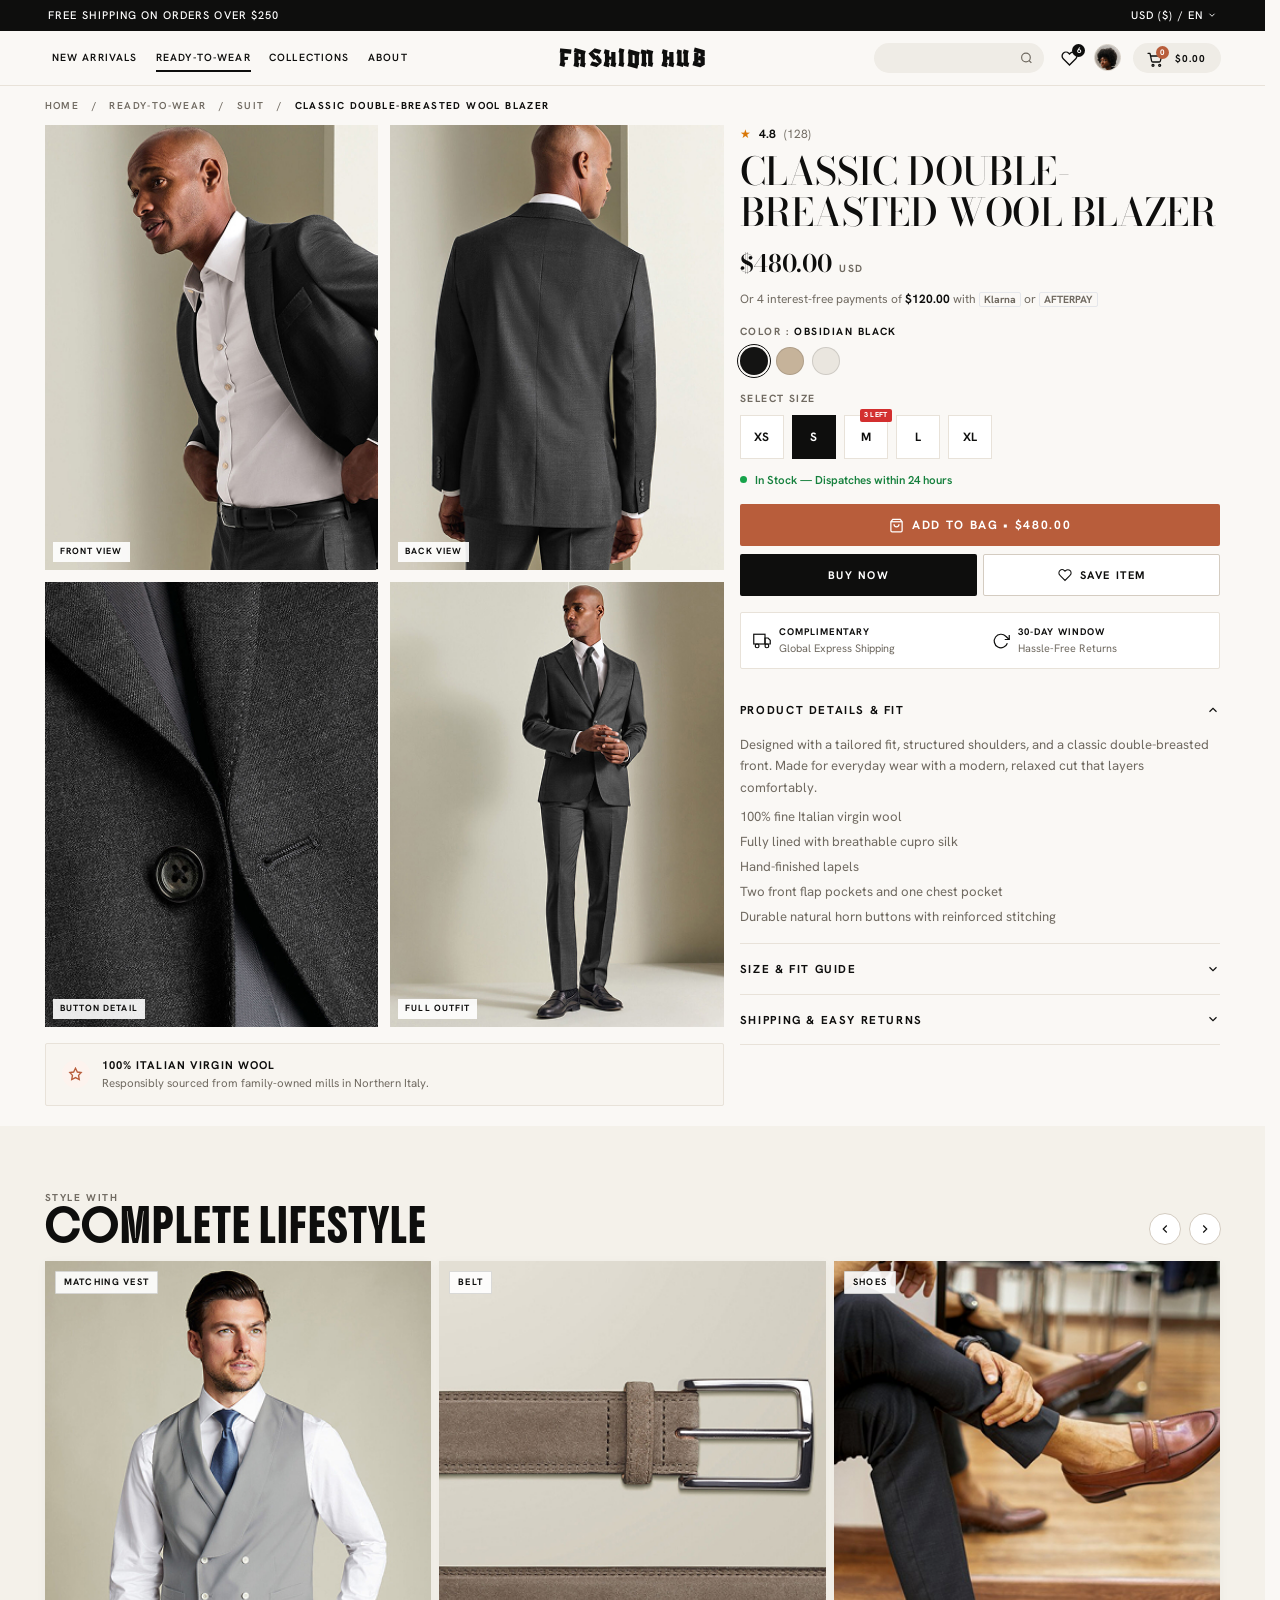
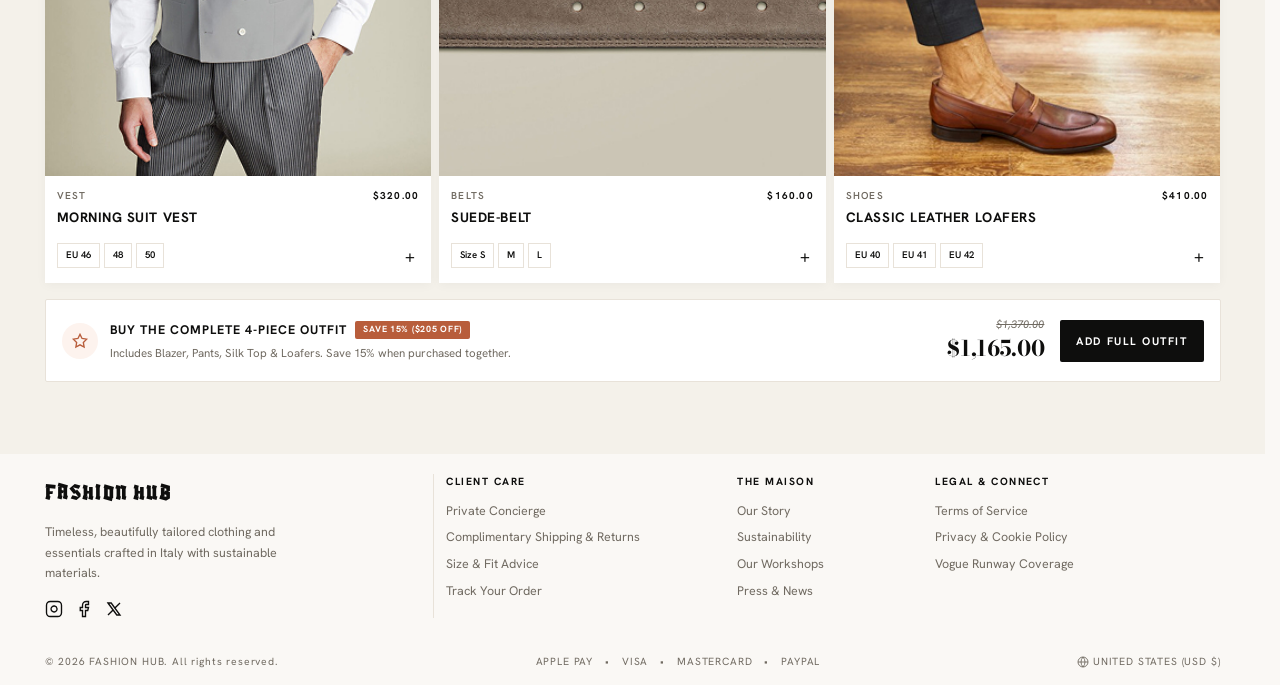
<file: product.html>
<!doctype html>
<html lang="en">
<head>
  <meta charset="utf-8">
  <meta name="viewport" content="width=device-width, initial-scale=1">
  <title>Classic Double-Breasted Wool Blazer — FASHION HUB</title>

  <!-- Local Stylesheets (No CDN) -->
  <link rel="stylesheet" href="./css/bootstrap.min.css">
  <link rel="stylesheet" href="./css/tailwind.min.css">
  <link rel="stylesheet" href="./css/style.css">

  <!-- Local Scripts (No CDN) -->
  <script src="./js/alpine.min.js" defer></script>
  <script type="module" src="./js/bootstrap.bundle.min.js"></script>
  <script src="./js/main.js" defer></script>
</head>
<body x-data="{
  selectedColor: 'OBSIDIAN BLACK',
  selectedSize: 'S',
  isSaved: false,
  openAccordion: 'details',
  colors: [
    { name: 'OBSIDIAN BLACK', hex: '#141413' },
    { name: 'WARM CAMEL', hex: '#C6B39A' },
    { name: 'CHALK ECRU', hex: '#EAE6DF' }
  ]
}">

  <!-- Top Announcement Bar -->
  <div class="top-announcement">
    <div class="fashion-container d-flex justify-content-between align-items-center">
      <span>FREE SHIPPING ON ORDERS OVER $250</span>
      <span class="d-flex align-items-center gap-1" style="cursor: pointer;">
        USD ($) / EN
        <svg width="10" height="10" viewBox="0 0 24 24" fill="none" stroke="currentColor" stroke-width="2.2"><polyline points="6 9 12 15 18 9"/></svg>
      </span>
    </div>
  </div>

  <!-- Sticky Header -->
  <header id="siteHeader" class="site-header">
    <div class="fashion-container header-grid py-3">
      <div class="d-flex align-items-center">
        <nav class="d-none lg:d-flex align-items-center gap-1">
          <a href="./index.html#featured-showcase" class="nav-link-custom">NEW ARRIVALS</a>
          <a href="./product.html" class="nav-link-custom active">READY-TO-WEAR</a>
          <a href="./index.html#shop-by-category" class="nav-link-custom">COLLECTIONS</a>
          <a href="./index.html#testimonials" class="nav-link-custom">ABOUT</a>
        </nav>

        <button class="d-flex lg:d-none btn btn-sm p-1 border-0 bg-transparent" type="button" data-bs-toggle="drawer" data-bs-target="#mobileNavDrawer" aria-label="Menu">
          <svg width="22" height="22" viewBox="0 0 24 24" fill="none" stroke="currentColor" stroke-width="2"><line x1="3" y1="6" x2="21" y2="6"/><line x1="3" y1="12" x2="21" y2="12"/><line x1="3" y1="18" x2="21" y2="18"/></svg>
        </button>
      </div>

      <a href="./index.html" class="font-logo text-decoration-none text-center" style="font-size: clamp(1.35rem, 2.2vw, 1.75rem); color: var(--color-noir); line-height: 1;">
        FASHION HUB
      </a>

      <div class="d-flex align-items-center justify-content-end gap-3">
        <div class="position-relative d-none md:d-block">
          <input type="text" class="header-search-box" placeholder="" aria-label="Search">
          <svg class="position-absolute" style="right: 11px; top: 50%; transform: translateY(-50%); color: var(--color-muted); pointer-events: none;" width="13" height="13" viewBox="0 0 24 24" fill="none" stroke="currentColor" stroke-width="2.2"><circle cx="11" cy="11" r="8"/><line x1="21" y1="21" x2="16.65" y2="16.65"/></svg>
        </div>

        <a href="./dashboard.html#saved-items" class="text-decoration-none position-relative d-inline-flex align-items-center justify-content-center" style="width: 26px; height: 26px; color: var(--color-noir);" title="Favorites">
          <svg style="transform: translateY(1px);" width="17" height="17" viewBox="0 0 24 24" fill="none" stroke="currentColor" stroke-width="1.9"><path d="M20.84 4.61a5.5 5.5 0 0 0-7.78 0L12 5.67l-1.06-1.06a5.5 5.5 0 0 0-7.78 7.78l1.06 1.06L12 21.23l7.78-7.78 1.06-1.06a5.5 5.5 0 0 0 0-7.78z"/></svg>
          <span class="wishlist-badge position-absolute align-items-center justify-content-center rounded-circle" style="top: -1px; right: -3px; width: 13px; height: 13px; background-color: var(--color-noir); color: #FFFFFF; font-size: 0.5rem; font-weight: 700; display: inline-flex; line-height: 1;">6</span>
        </a>

        <a href="./dashboard.html" class="d-inline-block rounded-circle overflow-hidden flex-shrink-0" style="width: 27px; height: 27px; border: 1px solid var(--color-border-dark);" title="Profile Dashboard">
          <img src="./assets/Dashboard images/good-faces-xmSWVeGEnJw-unsplash.jpg" alt="Profile" class="w-100 h-100 object-cover" style="object-position: center 20%;">
        </a>

        <a href="#complete-lifestyle" class="header-cart-pill" title="View Bag &amp; Balance">
          <span class="cart-icon-wrap">
            <svg class="cart-icon-svg" width="16" height="16" viewBox="0 0 24 24" fill="none" stroke="currentColor" stroke-width="1.9" stroke-linecap="round" stroke-linejoin="round"><circle cx="9" cy="20" r="1.5"/><circle cx="19" cy="20" r="1.5"/><path d="M1.5 2h3l2.4 11.5a1.8 1.8 0 0 0 1.8 1.5h9.5a1.8 1.8 0 0 0 1.8-1.4L22 6H5.2"/></svg>
            <span class="cart-badge position-absolute align-items-center justify-content-center rounded-circle" style="top: -2px; right: -4px; width: 13px; height: 13px; background-color: var(--color-terracotta); color: #FFFFFF; font-size: 0.5rem; font-weight: 700; display: inline-flex; line-height: 1;">0</span>
          </span>
          <span class="cart-label-text cart-total-display">$0.00</span>
        </a>
      </div>
    </div>
  </header>

  <!-- Mobile Drawer (Bootstrap 6) -->
  <div class="drawer drawer-start" tabindex="-1" id="mobileNavDrawer" aria-labelledby="mobileNavLabel">
    <div class="drawer-header border-bottom">
      <h5 class="drawer-title font-logo mb-0" id="mobileNavLabel">FASHION HUB</h5>
      <button type="button" class="btn-close" data-bs-dismiss="drawer" aria-label="Close"></button>
    </div>
    <div class="drawer-body d-flex flex-column gap-3 pt-4">
      <a href="./index.html#featured-showcase" class="nav-link-custom">NEW ARRIVALS</a>
      <a href="./product.html" class="nav-link-custom active">READY-TO-WEAR</a>
      <a href="./index.html#shop-by-category" class="nav-link-custom">COLLECTIONS</a>
      <a href="./index.html#testimonials" class="nav-link-custom">ABOUT</a>
      <hr>
      <a href="./signin.html" class="nav-link-custom">SIGN IN</a>
      <a href="./dashboard.html" class="nav-link-custom">PROFILE DASHBOARD</a>
    </div>
  </div>

  <!-- Breadcrumb -->
  <div class="fashion-container py-3">
    <nav aria-label="breadcrumb" style="font-size: 0.625rem; letter-spacing: 0.14em; font-weight: 600; color: var(--color-muted); text-transform: uppercase;">
      <a href="./index.html" class="text-decoration-none text-reset">HOME</a>
      <span class="mx-2">/</span>
      <a href="./index.html#featured-showcase" class="text-decoration-none text-reset">READY-TO-WEAR</a>
      <span class="mx-2">/</span>
      <a href="./index.html#featured-showcase" class="text-decoration-none text-reset">SUIT</a>
      <span class="mx-2">/</span>
      <span style="color: var(--color-noir); font-weight: 700;">CLASSIC DOUBLE-BREASTED WOOL BLAZER</span>
    </nav>
  </div>

  <!-- Main Product Section -->
  <main class="fashion-container pb-5">
    <div class="row g-5">
      <!-- Left: 2x2 Product Gallery + Virgin Wool Badge -->
      <div class="col-12 lg:col-7">
        <div class="pdp-gallery-grid mb-3">
          <div class="pdp-thumb-wrap">
            <img src="./assets/Products pages images/image 1.jpg" alt="Classic Double-Breasted Wool Blazer Front View">
            <span class="pdp-thumb-label">FRONT VIEW</span>
          </div>
          <div class="pdp-thumb-wrap">
            <img src="./assets/Products pages images/image 2.jpg" alt="Classic Double-Breasted Wool Blazer Back View">
            <span class="pdp-thumb-label">BACK VIEW</span>
          </div>
          <div class="pdp-thumb-wrap">
            <img src="./assets/Products pages images/image 3.jpg" alt="Classic Double-Breasted Wool Blazer Button Detail">
            <span class="pdp-thumb-label">BUTTON DETAIL</span>
          </div>
          <div class="pdp-thumb-wrap">
            <img src="./assets/Products pages images/image 4.jpg" alt="Classic Double-Breasted Wool Blazer Full Outfit">
            <span class="pdp-thumb-label">FULL OUTFIT</span>
          </div>
        </div>

        <div class="virgin-wool-badge mt-4">
          <div class="d-flex align-items-center justify-content-center rounded-circle flex-shrink-0" style="width: 28px; height: 28px; background-color: var(--color-terracotta-subtle); color: var(--color-terracotta);">
            <svg width="15" height="15" viewBox="0 0 24 24" fill="none" stroke="currentColor" stroke-width="2.2"><path d="M12 2l3 6 6 .75-4.12 4.62L18 20l-6-3-6 3 1.13-6.63L3 8.75 9 8z"/></svg>
          </div>
          <div>
            <div style="font-size: 0.7rem; font-weight: 700; letter-spacing: 0.1em; text-transform: uppercase;">100% ITALIAN VIRGIN WOOL</div>
            <div style="font-size: 0.72rem; color: var(--color-muted);">Responsibly sourced from family-owned mills in Northern Italy.</div>
          </div>
        </div>
      </div>

      <!-- Right: Product Details & Purchase Controls -->
      <div class="col-12 lg:col-5">
        <div class="d-flex align-items-center gap-2 mb-2" style="font-size: 0.75rem;">
          <span style="color: #D97706;">★</span>
          <span style="font-weight: 700;">4.8</span>
          <span style="color: var(--color-muted);">(128)</span>
        </div>

        <h1 class="font-editorial mb-3" style="font-size: clamp(1.85rem, 3vw, 2.5rem); line-height: 1.08; text-transform: uppercase;">
          CLASSIC DOUBLE-BREASTED WOOL BLAZER
        </h1>

        <div class="d-flex align-items-baseline gap-2 mb-2">
          <span class="font-editorial" style="font-size: 1.5rem; font-weight: 600;">$480.00</span>
          <span style="font-size: 0.65rem; font-weight: 700; letter-spacing: 0.12em; color: var(--color-muted);">USD</span>
        </div>

        <p class="mb-4" style="font-size: 0.75rem; color: var(--color-muted);">
          Or 4 interest-free payments of <strong style="color: var(--color-noir);">$120.00</strong> with
          <span class="px-1 border rounded-1" style="font-size: 0.65rem; font-weight: 700;">Klarna</span> or
          <span class="px-1 border rounded-1" style="font-size: 0.65rem; font-weight: 700;">AFTERPAY</span>
        </p>

        <!-- Color Selector -->
        <div class="mb-4">
          <div class="mb-2" style="font-size: 0.65rem; font-weight: 700; letter-spacing: 0.14em; color: var(--color-muted);">
            COLOR : <span style="color: var(--color-noir);" x-text="selectedColor">OBSIDIAN BLACK</span>
          </div>
          <div class="d-flex align-items-center gap-2">
            <template x-for="color in colors" :key="color.name">
              <button type="button"
                @click="selectedColor = color.name"
                class="rounded-circle p-0 border-0 d-flex align-items-center justify-content-center"
                :style="`width: 28px; height: 28px; background: transparent; outline: ${selectedColor === color.name ? '1.5px solid #0E0E0D' : 'none'}; outline-offset: 2px; cursor: pointer;`">
                <span class="rounded-circle d-block w-100 h-100" :style="`background-color: ${color.hex}; border: 1px solid rgba(0,0,0,0.12);`"></span>
              </button>
            </template>
          </div>
        </div>

        <!-- Size Selector -->
        <div class="mb-3">
          <div class="mb-2" style="font-size: 0.65rem; font-weight: 700; letter-spacing: 0.14em; color: var(--color-muted);">
            SELECT SIZE
          </div>
          <div class="d-flex align-items-center gap-2">
            <template x-for="sz in ['XS', 'S', 'M', 'L', 'XL']" :key="sz">
              <button type="button"
                @click="selectedSize = sz"
                class="size-select-btn"
                :class="{ 'is-active': selectedSize === sz }">
                <span x-text="sz"></span>
                <span x-show="sz === 'M'" class="stock-tag-mini">3 LEFT</span>
              </button>
            </template>
          </div>
        </div>

        <div class="d-flex align-items-center gap-2 mb-4" style="font-size: 0.72rem; color: #15803D; font-weight: 600;">
          <span class="rounded-circle d-inline-block" style="width: 7px; height: 7px; background-color: #16A34A;"></span>
          <span>In Stock — Dispatches within 24 hours</span>
        </div>

        <!-- Primary Action Buttons -->
        <div class="d-flex flex-column gap-2 mb-4">
          <button type="button"
            @click="window.FashionHub.addToCart('Classic Double-Breasted Wool Blazer', 480, selectedSize)"
            class="btn-terracotta w-100 py-3 d-flex align-items-center justify-content-center gap-2 rounded-1"
            style="font-size: 0.75rem;">
            <svg width="15" height="15" viewBox="0 0 24 24" fill="none" stroke="currentColor" stroke-width="2"><path d="M6 2L3 6v14a2 2 0 0 0 2 2h14a2 2 0 0 0 2-2V6l-3-4z"/><line x1="3" y1="6" x2="21" y2="6"/><path d="M16 10a4 4 0 0 1-8 0"/></svg>
            <span>ADD TO BAG • $480.00</span>
          </button>

          <div class="row g-2">
            <div class="col-6">
              <button type="button"
                @click="window.FashionHub.addToCart('Classic Double-Breasted Wool Blazer', 480, selectedSize); window.location.href='./dashboard.html';"
                class="w-100 py-2 border-0 rounded-1 btn-buy-now">
                BUY NOW
              </button>
            </div>
            <div class="col-6">
              <button type="button"
                @click="isSaved = !isSaved; window.FashionHub.showToast(isSaved ? 'Saved Blazer to your wishlist.' : 'Removed from wishlist.');"
                class="w-100 py-2 bg-white rounded-1 d-flex align-items-center justify-content-center gap-2"
                style="border: 1px solid var(--color-border-dark); color: var(--color-noir); font-size: 0.6875rem; font-weight: 700; letter-spacing: 0.14em; height: 42px;">
                <svg width="14" height="14" viewBox="0 0 24 24" :fill="isSaved ? '#B85D3B' : 'none'" :stroke="isSaved ? '#B85D3B' : 'currentColor'" stroke-width="1.8"><path d="M20.84 4.61a5.5 5.5 0 0 0-7.78 0L12 5.67l-1.06-1.06a5.5 5.5 0 0 0-7.78 7.78l1.06 1.06L12 21.23l7.78-7.78 1.06-1.06a5.5 5.5 0 0 0 0-7.78z"/></svg>
                <span x-text="isSaved ? 'SAVED' : 'SAVE ITEM'">SAVE ITEM</span>
              </button>
            </div>
          </div>
        </div>

        <!-- Shipping & Returns Box -->
        <div class="row g-0 border rounded-1 mb-4" style="border-color: var(--color-border) !important; background-color: #FFFFFF;">
          <div class="col-6 p-3 border-end d-flex align-items-center gap-2" style="border-color: var(--color-border) !important;">
            <svg width="18" height="18" viewBox="0 0 24 24" fill="none" stroke="currentColor" stroke-width="1.6"><rect x="1" y="3" width="15" height="13"/><polygon points="16 8 20 8 23 11 23 16 16 16 16 8"/><circle cx="5.5" cy="18.5" r="2.5"/><circle cx="18.5" cy="18.5" r="2.5"/></svg>
            <div>
              <div style="font-size: 0.6rem; font-weight: 700; letter-spacing: 0.1em;">COMPLIMENTARY</div>
              <div style="font-size: 0.68rem; color: var(--color-muted);">Global Express Shipping</div>
            </div>
          </div>
          <div class="col-6 p-3 d-flex align-items-center gap-2">
            <svg width="18" height="18" viewBox="0 0 24 24" fill="none" stroke="currentColor" stroke-width="1.6"><polyline points="23 4 23 10 17 10"/><path d="M20.49 15a9 9 0 1 1-2.12-9.36L23 10"/></svg>
            <div>
              <div style="font-size: 0.6rem; font-weight: 700; letter-spacing: 0.1em;">30-DAY WINDOW</div>
              <div style="font-size: 0.68rem; color: var(--color-muted);">Hassle-Free Returns</div>
            </div>
          </div>
        </div>

        <!-- Accordions -->
        <div class="border-top" style="border-color: var(--color-border) !important;">
          <div class="accordion-pdp-item">
            <button type="button" class="accordion-pdp-btn" @click="openAccordion = openAccordion === 'details' ? '' : 'details'">
              <span>PRODUCT DETAILS &amp; FIT</span>
              <svg width="14" height="14" viewBox="0 0 24 24" fill="none" stroke="currentColor" stroke-width="2" :style="openAccordion === 'details' ? 'transform: rotate(180deg); transition: 0.2s;' : 'transition: 0.2s;'"><polyline points="6 9 12 15 18 9"/></svg>
            </button>
            <div class="accordion-pdp-content" x-show="openAccordion === 'details'">
              <p class="mb-2">Designed with a tailored fit, structured shoulders, and a classic double-breasted front. Made for everyday wear with a modern, relaxed cut that layers comfortably.</p>
              <ul class="ps-3 mb-0 d-flex flex-column gap-1">
                <li>100% fine Italian virgin wool</li>
                <li>Fully lined with breathable cupro silk</li>
                <li>Hand-finished lapels</li>
                <li>Two front flap pockets and one chest pocket</li>
                <li>Durable natural horn buttons with reinforced stitching</li>
              </ul>
            </div>
          </div>

          <div class="accordion-pdp-item">
            <button type="button" class="accordion-pdp-btn" @click="openAccordion = openAccordion === 'size' ? '' : 'size'">
              <span>SIZE &amp; FIT GUIDE</span>
              <svg width="14" height="14" viewBox="0 0 24 24" fill="none" stroke="currentColor" stroke-width="2" :style="openAccordion === 'size' ? 'transform: rotate(180deg); transition: 0.2s;' : 'transition: 0.2s;'"><polyline points="6 9 12 15 18 9"/></svg>
            </button>
            <div class="accordion-pdp-content" x-show="openAccordion === 'size'" style="display: none;">
              <p class="mb-0">True to size with a structured shoulder. Model is 6'1" (185 cm) wearing size M. Take your normal size for a tailored silhouette.</p>
            </div>
          </div>

          <div class="accordion-pdp-item">
            <button type="button" class="accordion-pdp-btn" @click="openAccordion = openAccordion === 'shipping' ? '' : 'shipping'">
              <span>SHIPPING &amp; EASY RETURNS</span>
              <svg width="14" height="14" viewBox="0 0 24 24" fill="none" stroke="currentColor" stroke-width="2" :style="openAccordion === 'shipping' ? 'transform: rotate(180deg); transition: 0.2s;' : 'transition: 0.2s;'"><polyline points="6 9 12 15 18 9"/></svg>
            </button>
            <div class="accordion-pdp-content" x-show="openAccordion === 'shipping'" style="display: none;">
              <p class="mb-0">Complimentary DHL Express delivery on orders over $250. Returns and exchanges are accepted within 30 days of delivery in original condition.</p>
            </div>
          </div>
        </div>
      </div>
    </div>
  </main>

  <!-- Complete Lifestyle Section -->
  <section id="complete-lifestyle" class="py-5 reveal-trigger" style="background-color: #F4F1EA; padding-top: 4rem !important; padding-bottom: 4.5rem !important;">
    <div class="fashion-container">
      <div class="d-flex justify-content-between align-items-end mb-4">
        <div>
          <div style="font-size: 0.625rem; font-weight: 700; letter-spacing: 0.16em; color: var(--color-muted); margin-bottom: 0.25rem;">STYLE WITH</div>
          <h2 class="font-display mb-0" style="font-size: clamp(1.35rem, 2.4vw, 1.85rem); color: var(--color-noir);">COMPLETE LIFESTYLE</h2>
        </div>
        <div class="d-flex gap-2">
          <button type="button" class="rounded-circle bg-white border d-flex align-items-center justify-content-center" style="width: 32px; height: 32px; border-color: var(--color-border-dark) !important;" aria-label="Previous">
            <svg width="14" height="14" viewBox="0 0 24 24" fill="none" stroke="currentColor" stroke-width="2"><polyline points="15 18 9 12 15 6"/></svg>
          </button>
          <button type="button" class="rounded-circle bg-white border d-flex align-items-center justify-content-center" style="width: 32px; height: 32px; border-color: var(--color-border-dark) !important;" aria-label="Next">
            <svg width="14" height="14" viewBox="0 0 24 24" fill="none" stroke="currentColor" stroke-width="2"><polyline points="9 18 15 12 9 6"/></svg>
          </button>
        </div>
      </div>

      <div class="row g-3 mb-4">
        <!-- Lifestyle Card 1 -->
        <div class="col-12 md:col-4">
          <div class="showcase-card h-100">
            <div class="showcase-img-wrap">
              <img src="./assets/Products pages images/image 5.jpg" alt="Morning Suit Vest">
              <span class="badge-custom badge-newdrop position-absolute" style="top: 10px; left: 10px;">MATCHING VEST</span>
            </div>
            <div class="p-3">
              <div class="d-flex justify-content-between align-items-center mb-1" style="font-size: 0.625rem; letter-spacing: 0.12em; color: var(--color-muted); font-weight: 600;">
                <span>VEST</span>
                <span style="color: var(--color-noir); font-weight: 700;">$320.00</span>
              </div>
              <div class="mb-3" style="font-size: 0.85rem; font-weight: 700; letter-spacing: 0.04em;">MORNING SUIT VEST</div>
              <div class="d-flex justify-content-between align-items-center">
                <div class="d-flex gap-1">
                  <span class="px-2 py-1 border" style="font-size: 0.6rem; font-weight: 600; border-color: var(--color-border) !important;">EU 46</span>
                  <span class="px-2 py-1 border" style="font-size: 0.6rem; font-weight: 600; border-color: var(--color-border) !important;">48</span>
                  <span class="px-2 py-1 border" style="font-size: 0.6rem; font-weight: 600; border-color: var(--color-border) !important;">50</span>
                </div>
                <button type="button" @click="window.FashionHub.addToCart('Morning Suit Vest', 320, 'EU 48')" class="btn btn-sm p-1 border-0 bg-transparent" style="font-size: 1.1rem; line-height: 1;">+</button>
              </div>
            </div>
          </div>
        </div>

        <!-- Lifestyle Card 2 -->
        <div class="col-12 md:col-4">
          <div class="showcase-card h-100">
            <div class="showcase-img-wrap">
              <img src="./assets/Products pages images/image 6.jpg" alt="Suede Belt">
              <span class="badge-custom badge-newdrop position-absolute" style="top: 10px; left: 10px;">BELT</span>
            </div>
            <div class="p-3">
              <div class="d-flex justify-content-between align-items-center mb-1" style="font-size: 0.625rem; letter-spacing: 0.12em; color: var(--color-muted); font-weight: 600;">
                <span>BELTS</span>
                <span style="color: var(--color-noir); font-weight: 700;">$160.00</span>
              </div>
              <div class="mb-3" style="font-size: 0.85rem; font-weight: 700; letter-spacing: 0.04em;">SUEDE-BELT</div>
              <div class="d-flex justify-content-between align-items-center">
                <div class="d-flex gap-1">
                  <span class="px-2 py-1 border" style="font-size: 0.6rem; font-weight: 600; border-color: var(--color-border) !important;">Size S</span>
                  <span class="px-2 py-1 border" style="font-size: 0.6rem; font-weight: 600; border-color: var(--color-border) !important;">M</span>
                  <span class="px-2 py-1 border" style="font-size: 0.6rem; font-weight: 600; border-color: var(--color-border) !important;">L</span>
                </div>
                <button type="button" @click="window.FashionHub.addToCart('Suede-Belt', 160, 'M')" class="btn btn-sm p-1 border-0 bg-transparent" style="font-size: 1.1rem; line-height: 1;">+</button>
              </div>
            </div>
          </div>
        </div>

        <!-- Lifestyle Card 3 -->
        <div class="col-12 md:col-4">
          <div class="showcase-card h-100">
            <div class="showcase-img-wrap">
              <img src="./assets/Products pages images/image 7.jpg" alt="Classic Leather Loafers">
              <span class="badge-custom badge-newdrop position-absolute" style="top: 10px; left: 10px;">SHOES</span>
            </div>
            <div class="p-3">
              <div class="d-flex justify-content-between align-items-center mb-1" style="font-size: 0.625rem; letter-spacing: 0.12em; color: var(--color-muted); font-weight: 600;">
                <span>SHOES</span>
                <span style="color: var(--color-noir); font-weight: 700;">$410.00</span>
              </div>
              <div class="mb-3" style="font-size: 0.85rem; font-weight: 700; letter-spacing: 0.04em;">CLASSIC LEATHER LOAFERS</div>
              <div class="d-flex justify-content-between align-items-center">
                <div class="d-flex gap-1">
                  <span class="px-2 py-1 border" style="font-size: 0.6rem; font-weight: 600; border-color: var(--color-border) !important;">EU 40</span>
                  <span class="px-2 py-1 border" style="font-size: 0.6rem; font-weight: 600; border-color: var(--color-border) !important;">EU 41</span>
                  <span class="px-2 py-1 border" style="font-size: 0.6rem; font-weight: 600; border-color: var(--color-border) !important;">EU 42</span>
                </div>
                <button type="button" @click="window.FashionHub.addToCart('Classic Leather Loafers', 410, 'EU 41')" class="btn btn-sm p-1 border-0 bg-transparent" style="font-size: 1.1rem; line-height: 1;">+</button>
              </div>
            </div>
          </div>
        </div>
      </div>

      <!-- 4-Piece Outfit Bundle Bar -->
      <div class="bg-white border rounded-1 p-3 md:p-4 d-flex flex-column lg:flex-row justify-content-between align-items-start lg:align-items-center gap-3" style="border-color: var(--color-border) !important;">
        <div class="d-flex align-items-center gap-3">
          <div class="rounded-circle d-flex align-items-center justify-content-center flex-shrink-0" style="width: 36px; height: 36px; background-color: var(--color-terracotta-subtle); color: var(--color-terracotta);">
            <svg width="16" height="16" viewBox="0 0 24 24" fill="none" stroke="currentColor" stroke-width="2"><polygon points="12 2 15.09 8.26 22 9.27 17 14.14 18.18 21.02 12 17.77 5.82 21.02 7 14.14 2 9.27 8.91 8.26 12 2"/></svg>
          </div>
          <div>
            <div class="d-flex flex-wrap align-items-center gap-2 mb-1">
              <span style="font-size: 0.78rem; font-weight: 700; letter-spacing: 0.08em;">BUY THE COMPLETE 4-PIECE OUTFIT</span>
              <span class="px-2 py-0.5 rounded-1" style="background-color: var(--color-terracotta); color: #FFFFFF; font-size: 0.56rem; font-weight: 700; letter-spacing: 0.08em;">SAVE 15% ($205 OFF)</span>
            </div>
            <div style="font-size: 0.72rem; color: var(--color-muted);">Includes Blazer, Pants, Silk Top &amp; Loafers. Save 15% when purchased together.</div>
          </div>
        </div>
        <div class="d-flex align-items-center gap-4 lg:ms-auto">
          <div class="text-end">
            <div class="fst-italic" style="font-size: 0.68rem; color: var(--color-muted); text-decoration: line-through;">$1,370.00</div>
            <div class="font-editorial" style="font-size: 1.35rem; font-weight: 700;">$1,165.00</div>
          </div>
          <button type="button"
            @click="window.FashionHub.addToCart('Complete 4-Piece Outfit', 1165, selectedSize)"
            class="border-0 rounded-1 px-4 py-2"
            style="background-color: var(--color-noir); color: #FFFFFF; font-size: 0.6875rem; font-weight: 700; letter-spacing: 0.14em; height: 42px;">
            ADD FULL OUTFIT
          </button>
        </div>
      </div>
    </div>
  </section>

  <!-- Footer -->
  <footer class="pt-5 pb-4 border-top" style="border-color: var(--color-border) !important; background-color: var(--color-canvas);">
    <div class="fashion-container">
      <div class="row g-4 pb-5">
        <div class="col-12 lg:col-4 footer-brand-col lg:pe-4">
          <a href="./index.html" class="font-logo text-decoration-none d-inline-block mb-3" style="font-size: 1.5rem; color: var(--color-noir);">FASHION HUB</a>
          <p class="mb-4" style="font-size: 0.78rem; color: var(--color-muted); max-width: 260px; line-height: 1.65;">
            Timeless, beautifully tailored clothing and essentials crafted in Italy with sustainable materials.
          </p>
          <div class="d-flex align-items-center gap-3">
            <a href="#" style="color: var(--color-noir);" aria-label="Instagram"><svg width="18" height="18" viewBox="0 0 24 24" fill="none" stroke="currentColor" stroke-width="1.8"><rect x="2" y="2" width="20" height="20" rx="5" ry="5"/><path d="M16 11.37A4 4 0 1 1 12.63 8 4 4 0 0 1 16 11.37z"/><line x1="17.5" y1="6.5" x2="17.51" y2="6.5"/></svg></a>
            <a href="#" style="color: var(--color-noir);" aria-label="Facebook"><svg width="18" height="18" viewBox="0 0 24 24" fill="none" stroke="currentColor" stroke-width="1.8"><path d="M18 2h-3a5 5 0 0 0-5 5v3H7v4h3v8h4v-8h3l1-4h-4V7a1 1 0 0 1 1-1h3z"/></svg></a>
            <a href="#" style="color: var(--color-noir);" aria-label="X"><svg width="18" height="18" viewBox="0 0 24 24" fill="none" stroke="currentColor" stroke-width="1.8"><path d="M4 4l11.733 16h4.267l-11.733 -16z"/><path d="M4 20l6.768 -6.768m2.46 -2.46l6.772 -6.772"/></svg></a>
          </div>
        </div>

        <div class="col-6 md:col-4 lg:col-3 lg:ps-4">
          <div class="mb-3" style="font-size: 0.65rem; font-weight: 700; letter-spacing: 0.14em; color: var(--color-noir);">CLIENT CARE</div>
          <ul class="list-unstyled d-flex flex-column gap-2 mb-0" style="font-size: 0.78rem; color: var(--color-muted);">
            <li><a href="#" class="text-decoration-none text-reset">Private Concierge</a></li>
            <li><a href="#" class="text-decoration-none text-reset">Complimentary Shipping &amp; Returns</a></li>
            <li><a href="./product.html" class="text-decoration-none text-reset">Size &amp; Fit Advice</a></li>
            <li><a href="./dashboard.html" class="text-decoration-none text-reset">Track Your Order</a></li>
          </ul>
        </div>

        <div class="col-6 md:col-4 lg:col-2">
          <div class="mb-3" style="font-size: 0.65rem; font-weight: 700; letter-spacing: 0.14em; color: var(--color-noir);">THE MAISON</div>
          <ul class="list-unstyled d-flex flex-column gap-2 mb-0" style="font-size: 0.78rem; color: var(--color-muted);">
            <li><a href="#" class="text-decoration-none text-reset">Our Story</a></li>
            <li><a href="#" class="text-decoration-none text-reset">Sustainability</a></li>
            <li><a href="#" class="text-decoration-none text-reset">Our Workshops</a></li>
            <li><a href="#" class="text-decoration-none text-reset">Press &amp; News</a></li>
          </ul>
        </div>

        <div class="col-12 md:col-4 lg:col-3">
          <div class="mb-3" style="font-size: 0.65rem; font-weight: 700; letter-spacing: 0.14em; color: var(--color-noir);">LEGAL &amp; CONNECT</div>
          <ul class="list-unstyled d-flex flex-column gap-2 mb-0" style="font-size: 0.78rem; color: var(--color-muted);">
            <li><a href="#" class="text-decoration-none text-reset">Terms of Service</a></li>
            <li><a href="#" class="text-decoration-none text-reset">Privacy &amp; Cookie Policy</a></li>
            <li><a href="#" class="text-decoration-none text-reset">Vogue Runway Coverage</a></li>
          </ul>
        </div>
      </div>

      <div class="d-flex flex-column md:flex-row justify-content-between align-items-center gap-3 pt-4 border-top" style="border-color: var(--color-border) !important; font-size: 0.65rem; color: var(--color-muted); letter-spacing: 0.08em;">
        <div>© 2026 FASHION HUB. All rights reserved.</div>
        <div class="d-flex align-items-center gap-3">
          <span>APPLE PAY</span><span>•</span><span>VISA</span><span>•</span><span>MASTERCARD</span><span>•</span><span>PAYPAL</span>
        </div>
        <div class="d-flex align-items-center gap-1">
          <svg width="12" height="12" viewBox="0 0 24 24" fill="none" stroke="currentColor" stroke-width="1.8"><circle cx="12" cy="12" r="10"/><line x1="2" y1="12" x2="22" y2="12"/><path d="M12 2a15.3 15.3 0 0 1 4 10 15.3 15.3 0 0 1-4 10 15.3 15.3 0 0 1-4-10 15.3 15.3 0 0 1 4-10z"/></svg>
          <span>UNITED STATES (USD $)</span>
        </div>
      </div>
    </div>
  </footer>

</body>
</html>
</file>
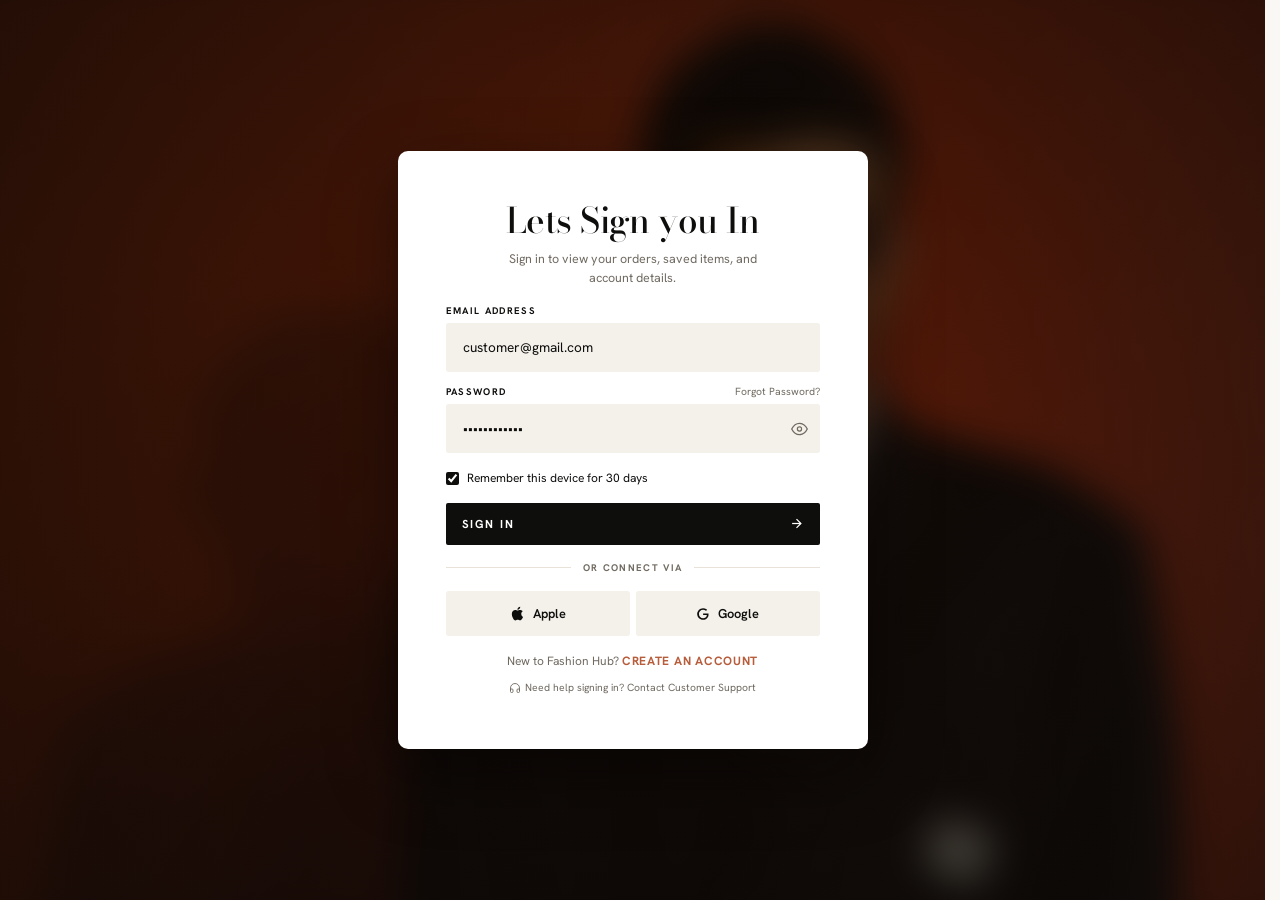
<file: signin.html>
<!doctype html>
<html lang="en">
<head>
  <meta charset="utf-8">
  <meta name="viewport" content="width=device-width, initial-scale=1">
  <title>Lets Sign you In — FASHION HUB</title>

  <!-- Local Stylesheets (No CDN) -->
  <link rel="stylesheet" href="./css/bootstrap.min.css">
  <link rel="stylesheet" href="./css/tailwind.min.css">
  <link rel="stylesheet" href="./css/style.css">

  <!-- Local Scripts (No CDN) -->
  <script src="./js/alpine.min.js" defer></script>
  <script type="module" src="./js/bootstrap.bundle.min.js"></script>
  <script src="./js/main.js" defer></script>
</head>
<body class="auth-page-bg" x-data="{ email: 'customer@gmail.com', password: '••••••••••••', remember: true }">

  <!-- Blurred Editorial Overlay Background -->
  <img src="./assets/Create account images/Blury overlay image/nicolas-ladino-silva-etgBglCmpg8-unsplash.jpg" alt="" class="auth-bg-img">
  <div class="auth-bg-overlay"></div>

  <main class="auth-modal-card" style="max-width: 470px; border-radius: 10px; padding: clamp(2.25rem, 4vw, 3rem);">
    <div class="text-center mb-4">
      <h1 class="font-editorial mb-2" style="font-size: clamp(1.75rem, 3vw, 2.2rem); color: var(--color-noir);">Lets Sign you In</h1>
      <p class="mb-0 mx-auto" style="font-size: 0.78rem; color: var(--color-muted); max-width: 280px; line-height: 1.55;">
        Sign in to view your orders, saved items, and account details.
      </p>
    </div>

    <form @submit.prevent="window.FashionHub.showToast('Signed in as The Benjamins.'); setTimeout(() => window.location.href='./dashboard.html', 800);" class="d-flex flex-column gap-3">
      <div>
        <label class="d-block mb-1" style="font-size: 0.6rem; font-weight: 700; letter-spacing: 0.14em; color: var(--color-noir);">EMAIL ADDRESS</label>
        <input type="email" required x-model="email" class="auth-input" placeholder="customer@gmail.com">
      </div>

      <div>
        <div class="d-flex justify-content-between align-items-center mb-1">
          <label style="font-size: 0.6rem; font-weight: 700; letter-spacing: 0.14em; color: var(--color-noir);">PASSWORD</label>
          <a href="#" @click.prevent="window.FashionHub.showToast('Password reset link sent to your email.')" style="font-size: 0.65rem; color: var(--color-muted);">Forgot Password?</a>
        </div>
        <div class="position-relative">
          <input type="password" id="signinPassword" required x-model="password" class="auth-input pe-5">
          <button type="button" class="password-toggle-btn position-absolute border-0 bg-transparent p-0" data-target="signinPassword" style="right: 12px; top: 50%; transform: translateY(-50%); color: var(--color-muted);" aria-label="Toggle Password Visibility">
            <svg width="17" height="17" viewBox="0 0 24 24" fill="none" stroke="currentColor" stroke-width="1.8"><path d="M1 12s4-8 11-8 11 8 11 8-4 8-11 8-11-8-11-8z"/><circle cx="12" cy="12" r="3"/></svg>
          </button>
        </div>
      </div>

      <label class="d-flex align-items-center gap-2 my-1" style="font-size: 0.75rem; color: var(--color-noir); cursor: pointer;">
        <input type="checkbox" x-model="remember" class="form-check-input mt-0" style="accent-color: var(--color-noir);">
        <span>Remember this device for 30 days</span>
      </label>

      <button type="submit" class="w-100 border-0 rounded-1 py-3 d-flex align-items-center justify-content-between px-4" style="background-color: var(--color-noir); color: #FFFFFF; font-size: 0.72rem; font-weight: 700; letter-spacing: 0.16em;">
        <span>SIGN IN</span>
        <svg width="15" height="15" viewBox="0 0 24 24" fill="none" stroke="currentColor" stroke-width="2"><line x1="5" y1="12" x2="19" y2="12"/><polyline points="12 5 19 12 12 19"/></svg>
      </button>
    </form>

    <div class="d-flex align-items-center gap-3 my-4">
      <hr class="flex-grow-1 m-0" style="border-color: var(--color-border);">
      <span style="font-size: 0.6rem; font-weight: 700; letter-spacing: 0.14em; color: var(--color-muted);">OR CONNECT VIA</span>
      <hr class="flex-grow-1 m-0" style="border-color: var(--color-border);">
    </div>

    <div class="row g-2 mb-4">
      <div class="col-6">
        <button type="button" @click="window.FashionHub.showToast('Signing in with Apple...')" class="btn-social-auth">
          <svg width="15" height="15" viewBox="0 0 24 24" fill="currentColor"><path d="M16.365 1.43c0 1.14-.493 2.27-1.177 3.08-.744.9-1.99 1.57-2.987 1.57-.12 0-.23-.02-.3-.03-.01-.06-.04-.22-.04-.39 0-1.15.572-2.27 1.206-2.98.804-.94 2.142-1.64 3.248-1.68.03.13.05.28.05.43zm4.565 15.71c-.03.07-.463 1.58-1.518 3.12-.945 1.34-1.94 2.71-3.43 2.71-1.517 0-1.9-.88-3.63-.88-1.698 0-2.302.91-3.67.91-1.377 0-2.332-1.26-3.428-2.8-1.287-1.82-2.323-4.63-2.323-7.28 0-4.28 2.797-6.55 5.552-6.55 1.448 0 2.675.95 3.6.95.865 0 2.222-1.01 3.902-1.01.613 0 2.886.06 4.374 2.19-.13.09-2.383 1.37-2.383 4.19 0 3.26 2.854 4.42 2.955 4.45z"/></svg>
          <span>Apple</span>
        </button>
      </div>
      <div class="col-6">
        <button type="button" @click="window.FashionHub.showToast('Signing in with Google...')" class="btn-social-auth">
          <svg width="14" height="14" viewBox="0 0 24 24" fill="currentColor"><path d="M21.35 11.1h-9.17v2.73h6.51c-.33 3.81-3.5 5.44-6.5 5.44C8.36 19.27 5 16.25 5 12c0-4.1 3.2-7.27 7.2-7.27 3.09 0 4.9 1.97 4.9 1.97L19 4.72S16.56 2 12.1 2C6.42 2 2.03 6.8 2.03 12c0 5.05 4.13 10 10.22 10 5.35 0 9.25-3.67 9.25-9.09 0-1.15-.15-1.81-.15-1.81z"/></svg>
          <span>Google</span>
        </button>
      </div>
    </div>

    <div class="text-center">
      <div class="mb-2" style="font-size: 0.75rem; color: var(--color-muted);">
        New to Fashion Hub? <a href="./create-account.html" style="color: var(--color-terracotta); font-weight: 700; letter-spacing: 0.06em;">CREATE AN ACCOUNT</a>
      </div>
      <div class="d-inline-flex align-items-center gap-1" style="font-size: 0.65rem; color: var(--color-muted);">
        <svg width="12" height="12" viewBox="0 0 24 24" fill="none" stroke="currentColor" stroke-width="1.8"><path d="M3 18v-6a9 9 0 0 1 18 0v6"/><path d="M21 19a2 2 0 0 1-2 2h-1a2 2 0 0 1-2-2v-3a2 2 0 0 1 2-2h3zM3 19a2 2 0 0 0 2 2h1a2 2 0 0 0 2-2v-3a2 2 0 0 0-2-2H3z"/></svg>
        <span>Need help signing in? <a href="./dashboard.html" class="text-decoration-none text-reset">Contact Customer Support</a></span>
      </div>
    </div>
  </main>

</body>
</html>
</file>
<file: css/style.css>
/* ==========================================================================
   FASHION HUB — Minimalist Luxury Responsive E-Commerce
   Typography:
     - Brand / Logo: 'Blaka'
     - Editorial Serif Headings: 'Bodoni Moda'
     - Condensed Display Headers: 'Boldonse'
     - Category Headings: 'Shafarik'
     - Sans-serif Body & UI: 'Hanken Grotesk'
   Stack: HTML, JS, Bootstrap 6 (local), Tailwind CSS (local), Alpine.js (local)
   ========================================================================== */

@import url('https://fonts.googleapis.com/css2?family=Blaka&family=Bodoni+Moda:ital,opsz,wght@0,6..96,400..900;1,6..96,400..900&family=Boldonse&family=Hanken+Grotesk:ital,wght@0,300..900;1,300..900&family=Shafarik&display=swap');

:root {
  /* Typography Variables */
  --font-logo: 'Blaka', cursive, sans-serif;
  --font-editorial: 'Bodoni Moda', serif;
  --font-display: 'Boldonse', impact, sans-serif;
  --font-shafarik: 'Shafarik', serif;
  --font-sans: 'Hanken Grotesk', -apple-system, BlinkMacSystemFont, 'Segoe UI', Roboto, sans-serif;

  /* Color Palette matching Reference Designs */
  --color-canvas: #FAF8F5;
  --color-canvas-alt: #F4F1EA;
  --color-surface: #FFFFFF;
  --color-noir: #0E0E0D;
  --color-noir-soft: #1C1A18;
  --color-terracotta: #B85D3B;
  --color-terracotta-hover: #A04D2E;
  --color-terracotta-subtle: #FDF3EE;
  --color-border: #E8E2D9;
  --color-border-dark: #D4CCC1;
  --color-muted: #706A61;
  --color-subtle: #9C958A;
  --color-input-bg: #F4F0EA;

  /* Transitions & Shadows */
  --transition-smooth: all 0.3s cubic-bezier(0.16, 1, 0.3, 1);
  --shadow-subtle: 0 4px 20px rgba(14, 14, 13, 0.05);
  --shadow-elevated: 0 12px 36px rgba(14, 14, 13, 0.1);
  --shadow-dropup: 0 -8px 24px rgba(14, 14, 13, 0.12);
}

/* ==========================================================================
   Base Styles & Reset
   ========================================================================== */
html {
  scroll-behavior: smooth;
  background-color: var(--color-canvas);
  color: var(--color-noir);
}

body {
  font-family: var(--font-sans);
  background-color: var(--color-canvas);
  color: var(--color-noir);
  font-size: 0.9375rem;
  line-height: 1.5;
  margin: 0;
  padding: 0;
  -webkit-font-smoothing: antialiased;
  -moz-osx-font-smoothing: grayscale;
}

/* Typography Classes */
.font-logo {
  font-family: var(--font-logo) !important;
  letter-spacing: 0.05em;
  text-transform: uppercase;
}

.font-editorial {
  font-family: var(--font-editorial) !important;
  font-weight: 500;
  letter-spacing: -0.015em;
}

.font-display {
  font-family: var(--font-display) !important;
  text-transform: uppercase;
  letter-spacing: 0.03em;
}

.font-sans {
  font-family: var(--font-sans) !important;
}

/* Global Container */
.fashion-container {
  width: 100%;
  max-width: 1240px;
  margin-left: auto;
  margin-right: auto;
  padding-left: clamp(1rem, 3vw, 2rem);
  padding-right: clamp(1rem, 3vw, 2rem);
}

/* ==========================================================================
   Header & Announcement Bar
   ========================================================================== */
.top-announcement {
  background-color: var(--color-noir);
  color: #FFFFFF;
  font-size: 0.6875rem;
  letter-spacing: 0.1em;
  text-transform: uppercase;
  font-weight: 500;
  padding: 0.45rem 1rem;
}

.site-header {
  position: sticky;
  top: 0;
  z-index: 1000;
  background-color: rgba(250, 248, 245, 0.95);
  backdrop-filter: blur(10px);
  border-bottom: 1px solid var(--color-border);
  transition: var(--transition-smooth);
}

.site-header.is-scrolled {
  box-shadow: 0 4px 18px rgba(14, 14, 13, 0.06);
  background-color: rgba(255, 255, 255, 0.98);
}

.header-grid {
  display: grid;
  grid-template-columns: 1fr auto 1fr;
  align-items: center;
  gap: 1rem;
}

.nav-link-custom {
  font-size: 0.65rem;
  font-weight: 600;
  letter-spacing: 0.11em;
  text-transform: uppercase;
  color: var(--color-noir);
  text-decoration: none;
  padding: 0.4rem 0.45rem;
  transition: color 0.2s ease;
  position: relative;
  white-space: nowrap;
}

.nav-link-custom:hover,
.nav-link-custom.active {
  color: var(--color-noir);
}

.nav-link-custom.active::after {
  content: '';
  position: absolute;
  bottom: 0;
  left: 0.45rem;
  right: 0.45rem;
  height: 2px;
  background-color: var(--color-noir);
}

/* Header Search Input & Balanced Cart Pill */
.header-search-box {
  background-color: #EFECE6;
  border: 1px solid transparent;
  border-radius: 999px;
  height: 30px;
  padding: 0 2rem 0 0.85rem;
  font-size: 0.72rem;
  width: 170px;
  transition: all 0.25s ease;
  outline: none;
}

.header-search-box:focus {
  width: 215px;
  background-color: #FFFFFF;
  border-color: var(--color-border-dark);
}

.header-cart-pill {
  display: inline-flex;
  align-items: center;
  justify-content: center;
  gap: 0.5rem;
  height: 30px;
  padding: 0 0.85rem 0 0.7rem;
  background-color: #EFECE6;
  border: 1px solid transparent;
  border-radius: 999px;
  color: var(--color-noir);
  font-size: 0.625rem;
  font-weight: 700;
  letter-spacing: 0.09em;
  line-height: 1;
  text-decoration: none;
  white-space: nowrap;
  transition: var(--transition-smooth);
}

.header-cart-pill .cart-icon-wrap {
  position: relative;
  display: inline-flex;
  align-items: center;
  justify-content: center;
  width: 20px;
  height: 20px;
}

.header-cart-pill .cart-icon-svg {
  transform: translateY(2px);
}

.header-cart-pill .cart-label-text {
  display: inline-block;
  padding-left: 2px;
  line-height: 1;
  transform: translateY(0.5px);
}

.header-cart-pill:hover {
  background-color: #E6E1D8;
  color: var(--color-noir);
}

/* ==========================================================================
   Hero Section
   ========================================================================== */
.hero-wrapper {
  position: relative;
  min-height: clamp(680px, 92vh, 920px);
  display: flex;
  align-items: flex-end;
  background-color: var(--color-noir);
  overflow: hidden;
}

.hero-bg-img {
  position: absolute;
  top: 0;
  left: 0;
  width: 100%;
  height: 100%;
  object-fit: cover;
  object-position: center 30%;
  opacity: 0.85;
}

.hero-overlay {
  position: absolute;
  inset: 0;
  background: linear-gradient(180deg, rgba(14, 14, 13, 0.2) 0%, rgba(14, 14, 13, 0.55) 70%, rgba(14, 14, 13, 0.85) 100%);
}

.hero-content {
  position: relative;
  z-index: 10;
  width: 100%;
  max-width: 100%;
  color: #FFFFFF;
  padding-block: 1.5rem;
  text-align: center;
}

.hero-title {
  font-family: var(--font-editorial);
  font-size: clamp(2.5rem, 6.2vw, 5.2rem);
  font-weight: 400;
  line-height: 1.02;
  letter-spacing: -0.015em;
  text-transform: uppercase;
  text-align: center;
  margin-inline: auto;
  margin-bottom: 1.35rem;
}

.hero-subtitle {
  font-size: clamp(0.75rem, 1.2vw, 0.875rem);
  font-weight: 400;
  letter-spacing: 0.12em;
  text-transform: uppercase;
  line-height: 1.7;
  max-width: 680px;
  color: rgba(255, 255, 255, 0.88);
  text-align: center;
  margin-inline: auto;
  margin-bottom: 2rem;
}

.btn-hero {
  display: inline-flex;
  align-items: center;
  gap: 0.65rem;
  background-color: rgba(14, 14, 13, 0.92);
  color: #FFFFFF;
  border-top: 1px solid rgba(255, 255, 255, 0.22);
  border-left: 1px solid rgba(255, 255, 255, 0.22);
  border-right: 1.5px solid var(--color-terracotta);
  border-bottom: 1.5px solid var(--color-terracotta);
  font-size: 0.72rem;
  font-weight: 600;
  letter-spacing: 0.15em;
  text-transform: uppercase;
  padding: 0.9rem 1.75rem;
  border-radius: 2px;
  transition: var(--transition-smooth);
}

.btn-hero:hover {
  background-color: #FFFFFF;
  color: #0E0E0D;
  border-color: #FFFFFF;
}

/* ==========================================================================
   Shop by Category — Bento Editorial Grid
   ========================================================================== */
.category-bento-grid {
  display: grid;
  grid-template-columns: 1fr;
  gap: 1rem;
}

.category-bento-tall {
  display: block;
  min-height: 440px;
}

.category-bento-wide {
  display: block;
  height: 245px;
}

@media (min-width: 992px) {
  .category-bento-grid {
    grid-template-columns: 5fr 7fr;
    grid-template-rows: 268px 268px;
    gap: 1rem;
  }

  .category-bento-tall {
    grid-column: 1;
    grid-row: 1 / 3;
    height: 100%;
    min-height: 0;
  }

  .category-bento-wide {
    grid-column: 2;
    height: 100%;
  }
}

.category-card {
  position: relative;
  overflow: hidden;
  background-color: var(--color-canvas-alt);
  border-radius: 2px;
  cursor: pointer;
  transition: transform 0.4s cubic-bezier(0.16, 1, 0.3, 1), box-shadow 0.4s ease;
}

.category-card:hover {
  transform: translateY(-4px);
  box-shadow: var(--shadow-elevated);
}

.category-card img {
  display: block;
  width: 100%;
  height: 100%;
  object-fit: cover;
  transition: transform 0.7s cubic-bezier(0.16, 1, 0.3, 1);
}

.category-card:hover img {
  transform: scale(1.04);
}

.category-card-overlay {
  position: absolute;
  inset: 0;
  background: linear-gradient(180deg, rgba(14, 14, 13, 0.12) 0%, rgba(14, 14, 13, 0.42) 52%, rgba(14, 14, 13, 0.86) 100%);
  display: flex;
  flex-direction: column;
  justify-content: flex-end;
  padding: clamp(1rem, 2.5vw, 1.75rem);
  color: #FFFFFF;
}

.category-card-title {
  font-family: var(--font-shafarik);
  font-size: clamp(1.25rem, 2.1vw, 1.65rem);
  font-weight: 400;
  letter-spacing: 0.04em;
  line-height: 1.15;
  text-transform: uppercase;
  margin-bottom: 0.3rem;
}

.category-card-link {
  font-size: 0.65rem;
  letter-spacing: 0.16em;
  text-transform: uppercase;
  font-weight: 600;
  color: rgba(255, 255, 255, 0.8);
  display: inline-flex;
  align-items: center;
  gap: 0.4rem;
}

/* ==========================================================================
   FUTURED SHOWCASE & Interactive Size Drop-up
   ========================================================================== */
.showcase-card {
  position: relative;
  background-color: var(--color-surface);
  border: none;
  box-shadow: 0 2px 10px rgba(14, 14, 13, 0.04);
  display: flex;
  flex-direction: column;
  transition: transform 0.3s cubic-bezier(0.16, 1, 0.3, 1), box-shadow 0.3s cubic-bezier(0.16, 1, 0.3, 1);
}

.showcase-card:hover {
  transform: translateY(-3px);
  box-shadow: 0 14px 32px rgba(14, 14, 13, 0.11);
}

.showcase-img-wrap {
  position: relative;
  width: 100%;
  aspect-ratio: 3/4;
  overflow: hidden;
  background-color: #F2EFE9;
}

.showcase-img-wrap img {
  width: 100%;
  height: 100%;
  object-fit: cover;
  transition: transform 0.6s cubic-bezier(0.16, 1, 0.3, 1);
}

.showcase-card:hover .showcase-img-wrap img {
  transform: scale(1.03);
}

/* Badges */
.badge-custom {
  font-size: 0.58rem;
  font-weight: 700;
  letter-spacing: 0.14em;
  text-transform: uppercase;
  padding: 0.25rem 0.5rem;
  border-radius: 1px;
}

.badge-bestseller {
  background-color: rgba(14, 14, 13, 0.85);
  color: #FFFFFF;
}

.badge-newdrop {
  background-color: rgba(255, 255, 255, 0.9);
  color: var(--color-noir);
  border: 1px solid rgba(14, 14, 13, 0.15);
}

.badge-soldout {
  background-color: var(--color-terracotta);
  color: #FFFFFF;
}

.badge-icon {
  background-color: #0E0E0D;
  color: #FFFFFF;
}

/* Wishlist Heart Button */
.btn-wishlist {
  width: 28px;
  height: 28px;
  border-radius: 50%;
  background-color: rgba(255, 255, 255, 0.85);
  border: none;
  display: flex;
  align-items: center;
  justify-content: center;
  color: var(--color-noir);
  cursor: pointer;
  transition: var(--transition-smooth);
}

.btn-wishlist:hover,
.btn-wishlist.active {
  background-color: #FFFFFF;
  color: var(--color-terracotta);
  transform: scale(1.1);
}

/* Swatches */
.swatch-circle {
  width: 11px;
  height: 11px;
  border-radius: 50%;
  border: 1px solid rgba(0, 0, 0, 0.1);
  display: inline-block;
  cursor: pointer;
}

/* --------------------------------------------------------------------------
   Hover Size Drop-up Component (Slides up from bottom of product image)
   -------------------------------------------------------------------------- */
.dropup-wrapper {
  position: relative;
  width: 100%;
}

.size-dropup-panel {
  position: absolute;
  bottom: 0;
  left: 0;
  right: 0;
  background-color: rgba(255, 255, 255, 0.96);
  backdrop-filter: blur(6px);
  border-top: 1px solid var(--color-border);
  padding: 0.7rem 0.75rem;
  transform: translateY(100%);
  opacity: 0;
  pointer-events: none;
  transition: transform 0.28s cubic-bezier(0.16, 1, 0.3, 1), opacity 0.24s ease;
  z-index: 15;
  box-shadow: 0 -6px 18px rgba(14, 14, 13, 0.08);
}

.showcase-card:hover .size-dropup-panel,
.showcase-card:focus-within .size-dropup-panel,
.size-dropup-panel.is-active {
  transform: translateY(0);
  opacity: 1;
  pointer-events: auto;
}

.size-pill-btn {
  font-size: 0.65rem;
  font-weight: 600;
  letter-spacing: 0.05em;
  padding: 0.3rem 0.5rem;
  border: 1px solid var(--color-border);
  background-color: transparent;
  color: var(--color-noir);
  cursor: pointer;
  transition: all 0.2s ease;
}

.size-pill-btn:hover,
.size-pill-btn.is-selected {
  background-color: var(--color-noir);
  color: #FFFFFF;
  border-color: var(--color-noir);
}

.btn-quick-add {
  width: 100%;
  background-color: var(--color-noir);
  color: #FFFFFF;
  font-size: 0.6875rem;
  font-weight: 700;
  letter-spacing: 0.14em;
  text-transform: uppercase;
  padding: 0.75rem 0.5rem;
  border: none;
  cursor: pointer;
  display: flex;
  align-items: center;
  justify-content: center;
  gap: 0.4rem;
  transition: background-color 0.2s ease;
}

.btn-quick-add:hover {
  background-color: var(--color-terracotta);
}

/* ==========================================================================
   Testimonials & Verified Reviews
   ========================================================================== */
.testimonial-card {
  background-color: var(--color-surface);
  border: 1px solid var(--color-border);
  padding: clamp(1.25rem, 2.5vw, 2rem);
  display: flex;
  flex-direction: column;
  justify-content: space-between;
  height: 100%;
  transition: var(--transition-smooth);
}

.testimonial-card:hover {
  transform: translateY(-3px);
  box-shadow: var(--shadow-subtle);
  border-color: var(--color-border-dark);
}

.badge-verified {
  font-size: 0.6rem;
  font-weight: 700;
  letter-spacing: 0.1em;
  text-transform: uppercase;
  color: var(--color-terracotta);
  background-color: var(--color-terracotta-subtle);
  padding: 0.2rem 0.5rem;
  border-radius: 1px;
}

/* ==========================================================================
   Newsletter Card
   ========================================================================== */
.newsletter-banner {
  background-color: #141311;
  color: #FFFFFF;
  padding: clamp(2rem, 4vw, 3.5rem);
  border-radius: 2px;
}

.btn-terracotta {
  background-color: var(--color-terracotta);
  color: #FFFFFF;
  border: none;
  font-size: 0.72rem;
  font-weight: 700;
  letter-spacing: 0.14em;
  text-transform: uppercase;
  padding: 0.75rem 1.5rem;
  transition: background-color 0.2s ease;
}

.btn-terracotta:hover {
  background-color: var(--color-terracotta-hover);
  color: #FFFFFF;
}

/* ==========================================================================
   Product Detail Page (PDP) Specific Styles
   ========================================================================== */
.pdp-gallery-grid {
  display: grid;
  grid-template-columns: 1fr 1fr;
  gap: 12px;
}

.pdp-thumb-wrap {
  position: relative;
  aspect-ratio: 3/4;
  background-color: #F0EAE1;
  overflow: hidden;
  cursor: pointer;
}

.pdp-thumb-wrap img {
  width: 100%;
  height: 100%;
  object-fit: cover;
  transition: transform 0.4s ease;
}

.pdp-thumb-wrap:hover img {
  transform: scale(1.03);
}

.pdp-thumb-label {
  position: absolute;
  bottom: 8px;
  left: 8px;
  background-color: rgba(255, 255, 255, 0.9);
  font-size: 0.56rem;
  font-weight: 700;
  letter-spacing: 0.12em;
  text-transform: uppercase;
  padding: 0.2rem 0.45rem;
  color: var(--color-noir);
}

.virgin-wool-badge {
  background-color: #F8F5F0;
  border: 1px solid var(--color-border);
  padding: 0.85rem 1rem;
  display: flex;
  align-items: center;
  gap: 0.75rem;
  border-radius: 2px;
}

.size-select-btn {
  width: 44px;
  height: 44px;
  border: 1px solid var(--color-border);
  background-color: #FFFFFF;
  color: var(--color-noir);
  font-size: 0.75rem;
  font-weight: 700;
  display: flex;
  align-items: center;
  justify-content: center;
  position: relative;
  cursor: pointer;
  transition: all 0.2s ease;
}

.size-select-btn:hover {
  border-color: var(--color-noir);
}

.size-select-btn.is-active {
  background-color: var(--color-noir);
  color: #FFFFFF;
  border-color: var(--color-noir);
}

.stock-tag-mini {
  position: absolute;
  top: -7px;
  right: -5px;
  background-color: #D32F2F;
  color: #FFFFFF;
  font-size: 0.45rem;
  font-weight: 800;
  padding: 1px 4px;
  border-radius: 2px;
  letter-spacing: 0.05em;
}

/* Accordion Custom */
.accordion-pdp-item {
  border-bottom: 1px solid var(--color-border);
}

.accordion-pdp-btn {
  width: 100%;
  padding: 1rem 0;
  background: none;
  border: none;
  display: flex;
  justify-content: space-between;
  align-items: center;
  font-size: 0.72rem;
  font-weight: 700;
  letter-spacing: 0.14em;
  text-transform: uppercase;
  color: var(--color-noir);
  cursor: pointer;
}

.accordion-pdp-content {
  padding-bottom: 1rem;
  font-size: 0.825rem;
  color: var(--color-muted);
  line-height: 1.6;
}

/* ==========================================================================
   Modals & Auth Pages (Sign Up & Sign In)
   ========================================================================== */
.auth-page-bg {
  position: relative;
  min-height: 100vh;
  background-color: #15110E;
  display: flex;
  align-items: center;
  justify-content: center;
  padding: 2rem 1.5rem;
  overflow-x: hidden;
  overflow-y: auto;
}

.auth-bg-img {
  position: fixed;
  inset: 0;
  width: 100%;
  height: 100%;
  object-fit: cover;
  object-position: center 20%;
  filter: blur(18px) brightness(0.62);
  transform: scale(1.08);
  z-index: 0;
  pointer-events: none;
}

.auth-bg-overlay {
  position: fixed;
  inset: 0;
  background: radial-gradient(circle at center, rgba(45, 22, 12, 0.35) 0%, rgba(14, 10, 8, 0.72) 100%);
  z-index: 1;
  pointer-events: none;
}

.auth-modal-card {
  position: relative;
  z-index: 2;
  background-color: #FFFFFF;
  border-radius: 6px;
  overflow: hidden;
  box-shadow: 0 24px 70px rgba(0, 0, 0, 0.45);
  width: 100%;
}

.auth-input {
  background-color: var(--color-input-bg);
  border: 1px solid transparent;
  border-radius: 3px;
  padding: 0.85rem 1rem;
  font-size: 0.85rem;
  width: 100%;
  color: var(--color-noir);
  outline: none;
  transition: all 0.2s ease;
}

.auth-input:focus {
  background-color: #FFFFFF;
  border-color: var(--color-noir);
}

.btn-social-auth {
  display: flex;
  align-items: center;
  justify-content: center;
  gap: 0.5rem;
  background-color: var(--color-input-bg);
  border: 1px solid transparent;
  padding: 0.75rem 1rem;
  font-size: 0.8rem;
  font-weight: 600;
  border-radius: 3px;
  cursor: pointer;
  transition: all 0.2s ease;
  width: 100%;
}

.btn-social-auth:hover {
  background-color: #EAE5DE;
  border-color: var(--color-border);
}

/* ==========================================================================
   Dashboard / Profile Styles
   ========================================================================== */
.metric-card {
  background-color: #FFFFFF;
  border: 0;
  padding: 1.25rem 1.5rem;
  border-radius: 4px;
}

.profile-sidebar-item {
  display: flex;
  align-items: center;
  gap: 0.75rem;
  padding: 0.7rem 1rem;
  font-size: 0.7rem;
  font-weight: 700;
  letter-spacing: 0.12em;
  text-transform: uppercase;
  color: var(--color-muted);
  text-decoration: none;
  border-radius: 2px;
  transition: all 0.2s ease;
}

.profile-sidebar-item:hover {
  background-color: #EFECE6;
  color: var(--color-noir);
}

.profile-sidebar-item.active {
  background-color: #E8E4DC;
  color: var(--color-noir);
}

/* DHL Timeline Stepper */
.stepper-circle {
  width: 24px;
  height: 24px;
  border-radius: 50%;
  display: flex;
  align-items: center;
  justify-content: center;
  font-size: 0.65rem;
  font-weight: 700;
}

.stepper-circle.completed {
  background-color: #0E0E0D;
  color: #FFFFFF;
}

.stepper-circle.active {
  background-color: var(--color-terracotta);
  color: #FFFFFF;
}

.stepper-circle.pending {
  border: 2px solid #D5CFC5;
  background-color: transparent;
  color: #D5CFC5;
}

.stepper-line {
  flex: 1;
  height: 2px;
  background-color: #0E0E0D;
}

.stepper-line.pending {
  background-color: #E0DAD0;
}

/* ==========================================================================
   Smooth Scroll Reveal Animations
   ========================================================================== */
.reveal-trigger {
  opacity: 0;
  transform: translateY(22px);
  transition: opacity 0.7s cubic-bezier(0.16, 1, 0.3, 1), transform 0.7s cubic-bezier(0.16, 1, 0.3, 1);
  will-change: opacity, transform;
}

.reveal-trigger.is-revealed {
  opacity: 1;
  transform: translateY(0);
}

/* Toast Notification */
.toast-fashion {
  position: fixed;
  bottom: 24px;
  right: 24px;
  z-index: 9999;
  background-color: #0E0E0D;
  color: #FFFFFF;
  padding: 0.85rem 1.4rem;
  border-radius: 2px;
  display: flex;
  align-items: center;
  gap: 0.75rem;
  font-size: 0.78rem;
  letter-spacing: 0.05em;
  box-shadow: 0 10px 30px rgba(0, 0, 0, 0.25);
  transform: translateY(60px);
  opacity: 0;
  transition: all 0.3s cubic-bezier(0.16, 1, 0.3, 1);
  pointer-events: none;
}

.toast-fashion.show {
  transform: translateY(0);
  opacity: 1;
  pointer-events: auto;
}

/* Dashboard Layout & Footer Divider */
.dashboard-shell {
  display: flex;
  min-height: 100vh;
  background-color: var(--color-canvas);
}

.dashboard-sidebar {
  width: 248px;
  flex-shrink: 0;
  background-color: #F4F1EA;
  border-right: 1px solid var(--color-border);
  display: flex;
  flex-direction: column;
  justify-content: space-between;
  padding: 1.5rem 1rem;
}

@media (max-width: 991.98px) {
  .dashboard-shell {
    flex-direction: column;
  }
  .dashboard-sidebar {
    width: 100%;
    border-right: none;
    border-bottom: 1px solid var(--color-border);
  }
}

.btn-buy-now {
  background-color: var(--color-noir);
  color: #FFFFFF;
  font-size: 0.6875rem;
  font-weight: 700;
  letter-spacing: 0.14em;
  height: 42px;
  transition: opacity 0.2s ease, background-color 0.2s ease;
}

.btn-buy-now:hover {
  background-color: #2A2825;
  opacity: 0.88;
}

@keyframes transitPulse {
  0% { box-shadow: 0 0 0 0 rgba(184, 93, 59, 0.45); }
  70% { box-shadow: 0 0 0 8px rgba(184, 93, 59, 0); }
  100% { box-shadow: 0 0 0 0 rgba(184, 93, 59, 0); }
}

.stepper-circle.active {
  animation: transitPulse 2s infinite;
}

.footer-brand-col {
  border-right: 1px solid var(--color-border);
}

@media (max-width: 991.98px) {
  .footer-brand-col {
    border-right: none;
    border-bottom: 1px solid var(--color-border);
    padding-bottom: 1.5rem;
  }
}

/* Recent orders table: ensure cell text uses theme colours (Bootstrap 6 alpha table vars) */
#recent-orders .table > :not(caption) > * > * {
  color: var(--color-noir);
  background-color: transparent;
  box-shadow: none;
}
#recent-orders .table thead th {
  color: var(--color-muted);
  background-color: #F4F1EA;
}

/* Hero sub-block: centered copy with right-aligned CTA button */
.hero-sub-block {
  max-width: 100%;
  margin-inline: auto;
}
.hero-cta-row {
  display: flex;
  justify-content: flex-end;
  width: 100%;
}
@media (min-width: 992px) {
  .hero-cta-row {
    padding-right: 4%;
  }
}

/* ==========================================================================
   Responsive Skeleton Loading & Live Balance Feedback
   ========================================================================== */
@keyframes fashionSkeletonWave {
  0% { background-position: 200% 0; }
  100% { background-position: -200% 0; }
}

@keyframes cartPillBump {
  0% { transform: scale(1); }
  40% { transform: scale(1.08); background-color: #E5DDD0; border-color: var(--color-terracotta); }
  100% { transform: scale(1); }
}

.header-cart-pill.cart-pill-bump {
  animation: cartPillBump 0.45s cubic-bezier(0.16, 1, 0.3, 1);
}

.fashion-top-loader {
  position: fixed;
  top: 0;
  left: 0;
  width: 0%;
  height: 3px;
  z-index: 10005;
  background: linear-gradient(90deg, var(--color-terracotta) 0%, #E39678 50%, var(--color-terracotta) 100%);
  background-size: 200% 100%;
  animation: fashionSkeletonWave 1.2s linear infinite;
  opacity: 0;
  pointer-events: none;
  transition: width 0.4s cubic-bezier(0.16, 1, 0.3, 1), opacity 0.3s ease;
}

.fashion-top-loader.is-active {
  opacity: 1;
  width: 85%;
}

.fashion-top-loader.is-finishing {
  opacity: 0;
  width: 100%;
}

.skeleton-shimmer-target {
  position: relative;
}

.skeleton-shimmer-target::after {
  content: '';
  position: absolute;
  inset: 0;
  z-index: 15;
  background: linear-gradient(110deg, #EAE5DC 8%, #F8F5F0 18%, #EAE5DC 33%);
  background-size: 200% 100%;
  animation: fashionSkeletonWave 1.15s linear infinite;
  opacity: 0;
  visibility: hidden;
  pointer-events: none;
  border-radius: inherit;
  transition: opacity 0.4s cubic-bezier(0.16, 1, 0.3, 1), visibility 0.4s ease;
}

body.is-skeleton-loading .skeleton-shimmer-target::after,
.skeleton-shimmer-target.is-skeleton-pulse::after {
  opacity: 1;
  visibility: visible;
}

/* Text bone shimmer during initial skeleton load */
body.is-skeleton-loading .showcase-card .p-3 > div > *,
body.is-skeleton-loading .metric-card > *,
body.is-skeleton-loading .testimonial-card p {
  position: relative;
  color: transparent !important;
  background: linear-gradient(110deg, #EAE5DC 8%, #F7F4EF 18%, #EAE5DC 33%);
  background-size: 200% 100%;
  animation: fashionSkeletonWave 1.15s linear infinite;
  border-radius: 3px;
  user-select: none;
}

.swatch-circle.is-active-swatch {
  outline: 1.5px solid var(--color-noir);
  outline-offset: 2px;
}
</file>
